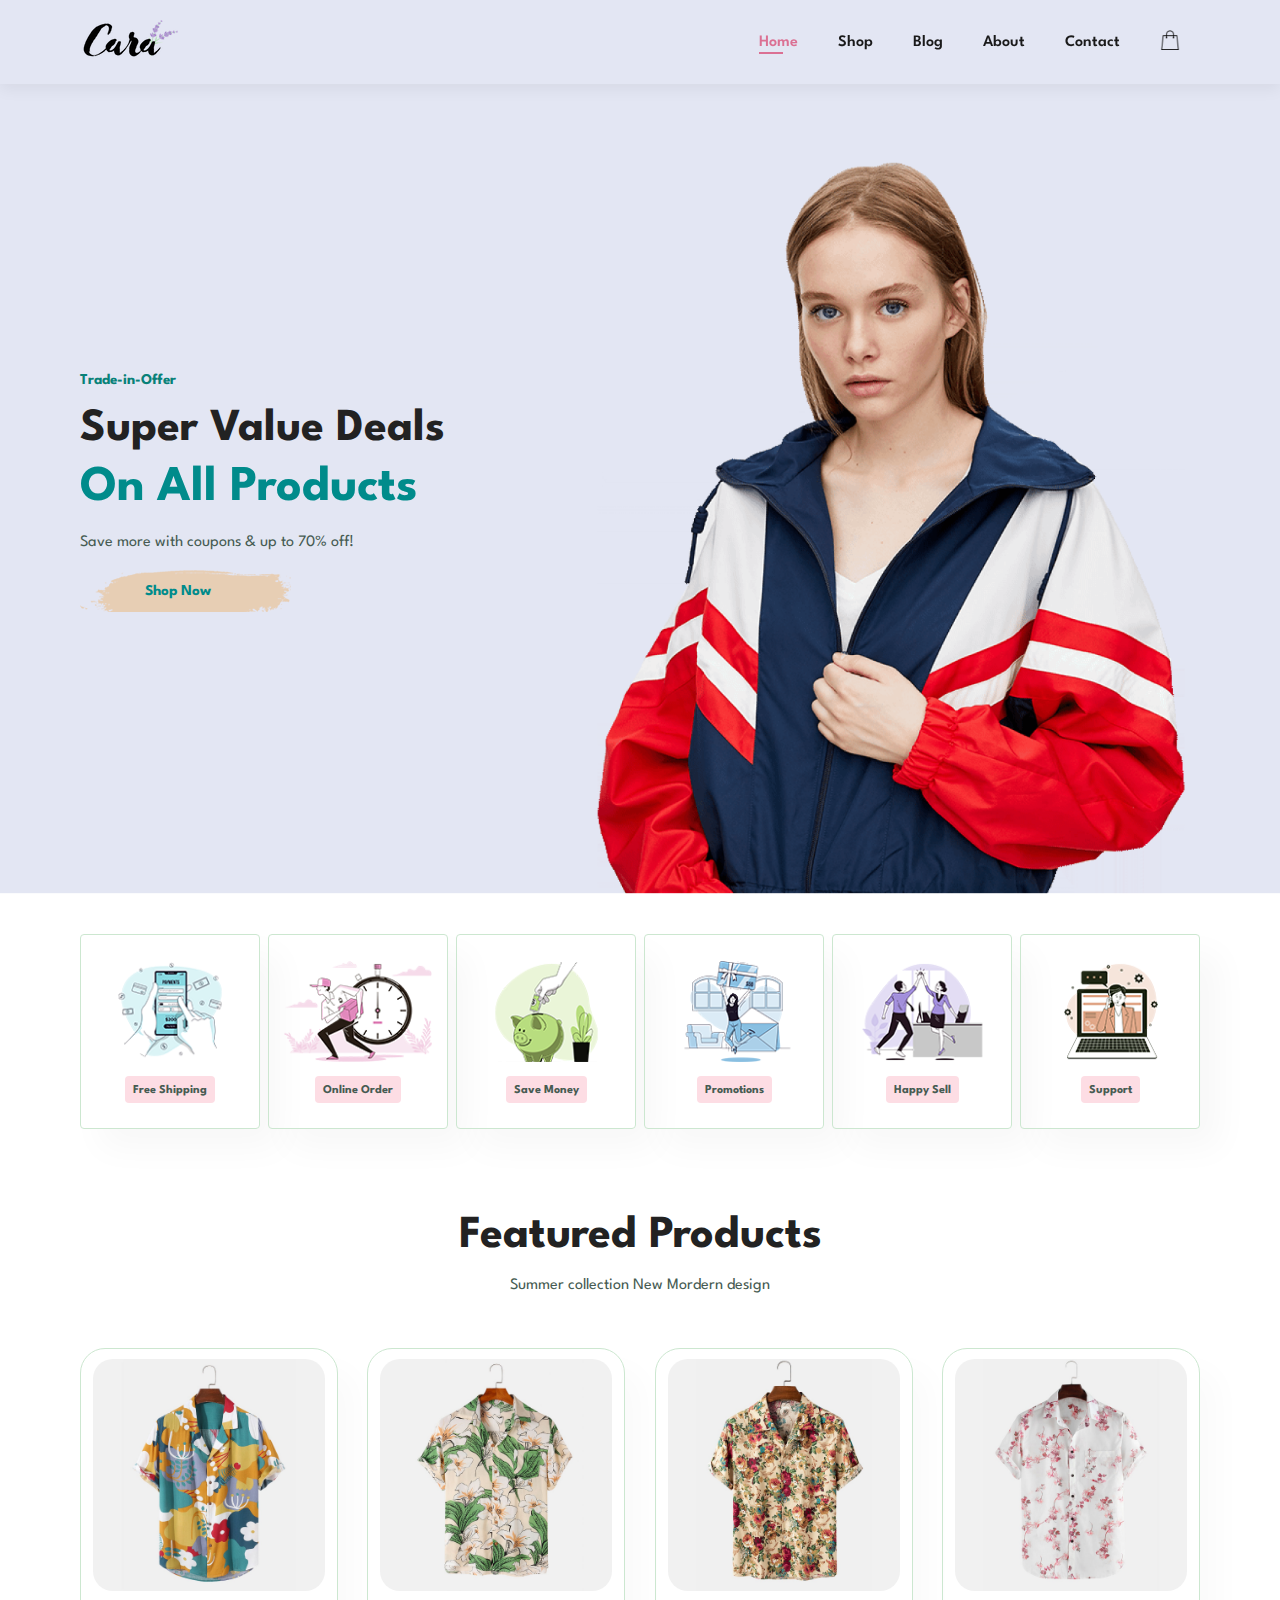
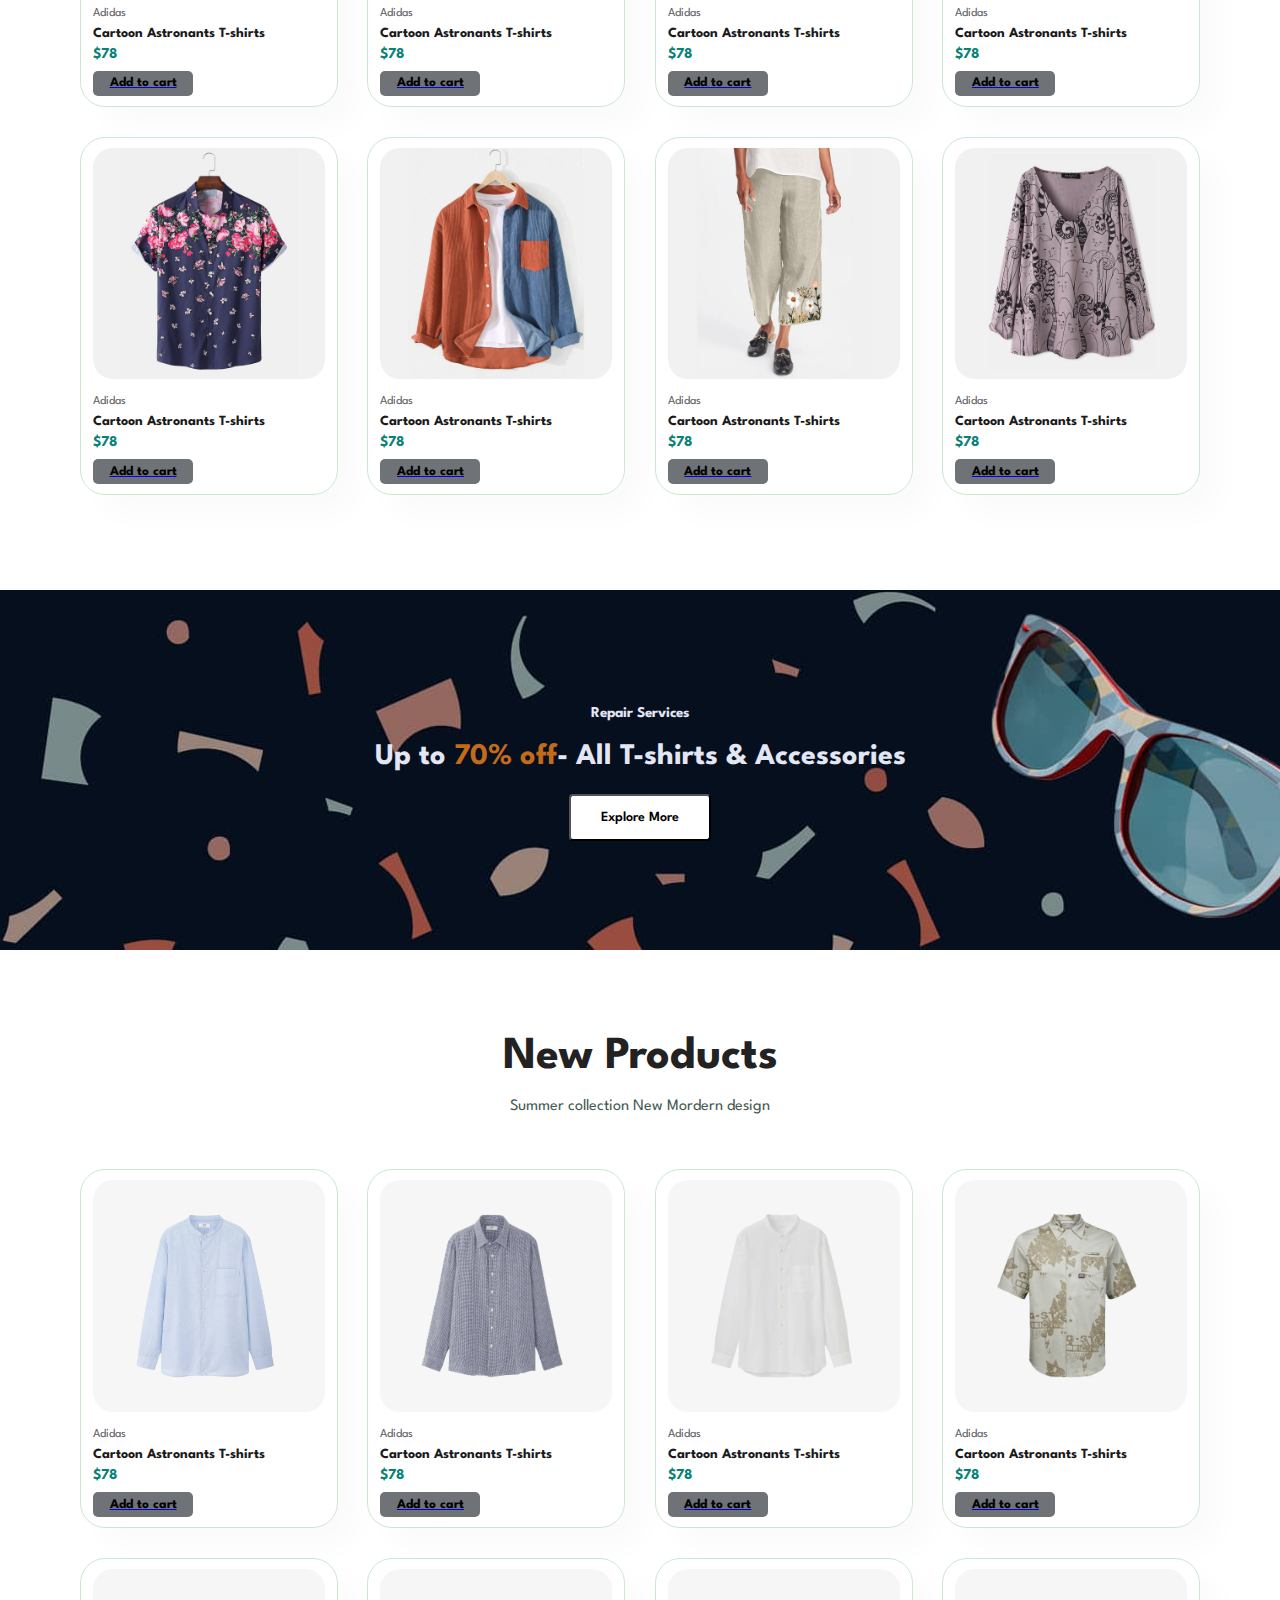
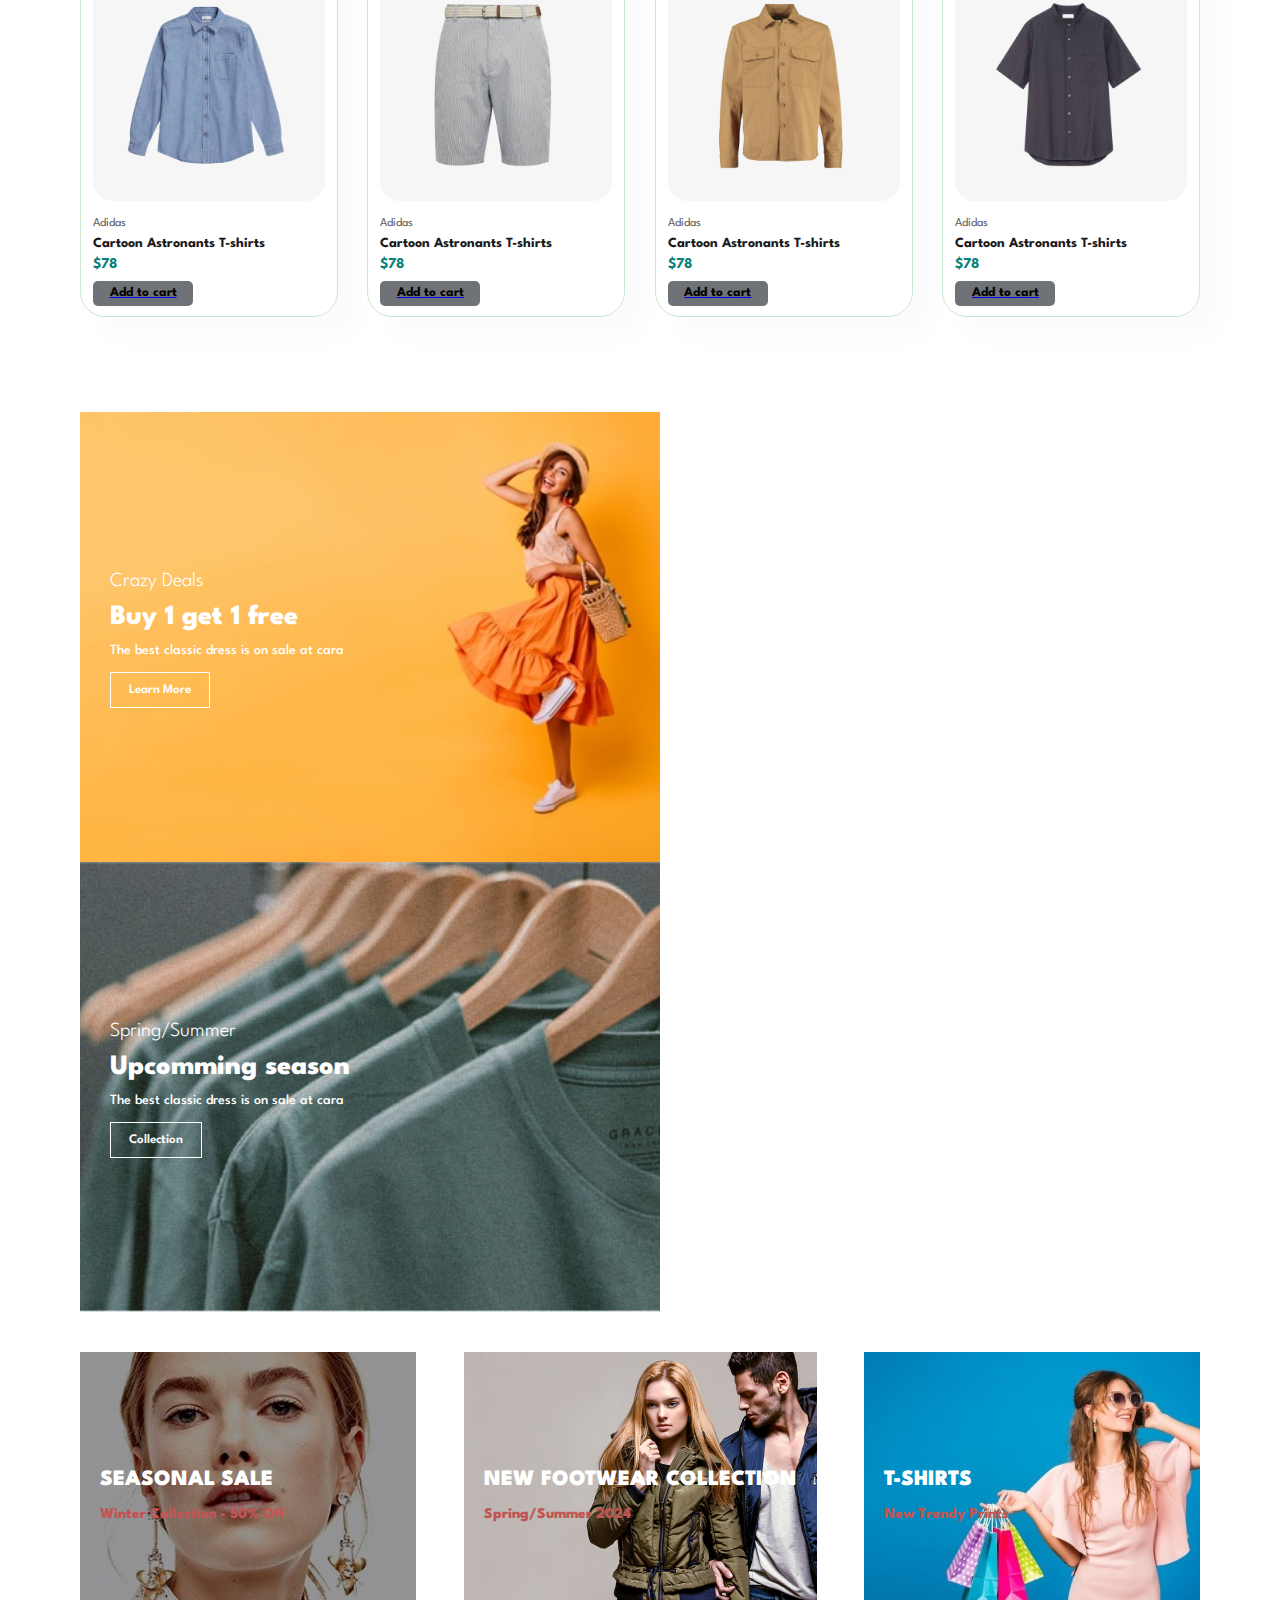
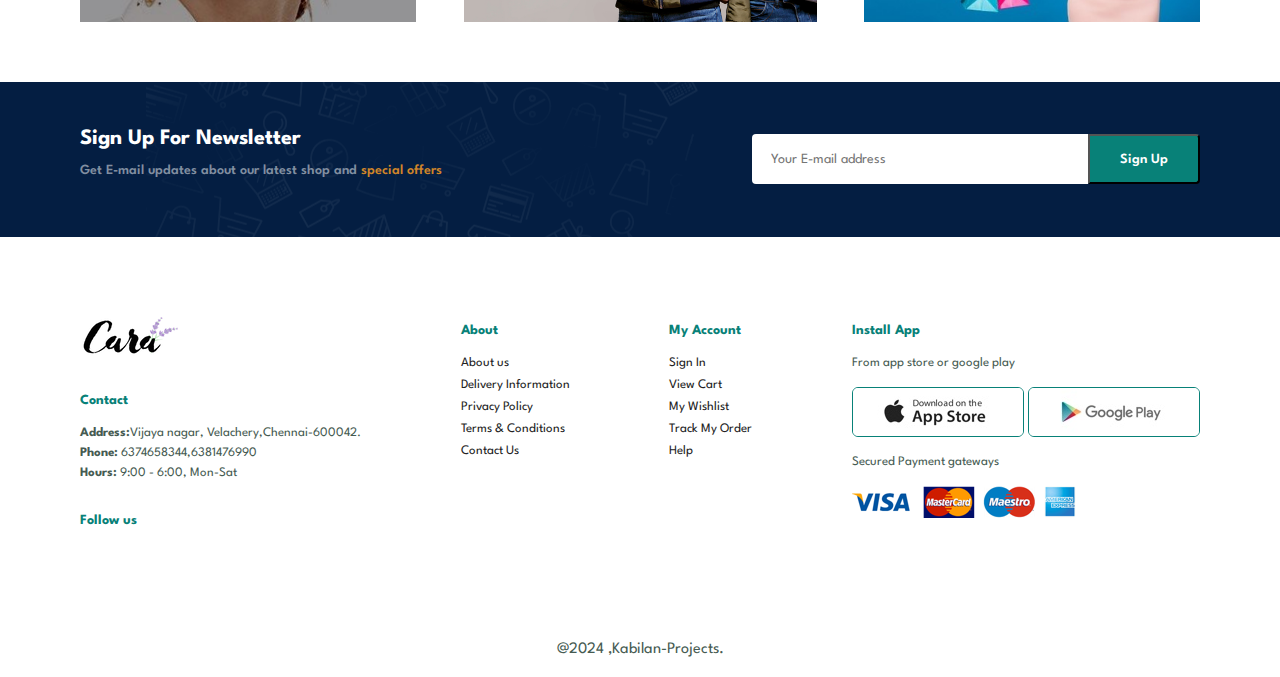
<file: index.html>
<!DOCTYPE html>
<html lang="en">
<head>
    <meta charset="UTF-8">
    <meta name="viewport" content="width=device-width, initial-scale=1.0">
    <title>Ecommerce web</title>
    <link rel="stylesheet" href="style.css">
    <link href="https://fonts.googleapis.com/icon?family=Material+Icons" rel="stylesheet">
</head>
<body>
    
    <section id="header">
        <a href="#"><img src="img/logo.png" class="logo" alt=""></a>

        <div>
            <ul id="navbar">
                <li><a class="active" href="index.html">Home</a></li>
                <li><a href="shop.html">Shop</a></li>
                <li><a href="blog.html">Blog</a></li>
                <li><a href="about.html">About</a></li>
                <li><a href="contact.html">Contact</a></li>
                <li id="lg-bag"><a href="cart.html"><img src="img/icon.png" class="icon" alt=""></a></li>
                <a href="#" id="close"><button class="far fa-times">*</button></a>
            </ul>
        </div>
        <div id="mobile">
            <a href=""><img src="img/icon.png" class="icon" alt=""></a>
            <button id="bar" class="fas fa-outdent">|||</button>
        </div>
    </section>

    <section id="hero">
        <h4>Trade-in-Offer</h4>
        <h2>Super Value Deals</h2>
        <h1>On All Products</h1>
        <p>Save more with coupons & up to 70% off! </p>
        <button>Shop Now</button>
    </section>

    <section id="feature" class="section-p1">
        <div class="fe-box">
            <img src="img/features/f1.png" alt="">
            <h6>Free Shipping</h6>
        </div>
        <div class="fe-box">
            <img src="img/features/f2.png" alt="">
            <h6>Online Order</h6>
        </div>
        <div class="fe-box">
            <img src="img/features/f3.png" alt="">
            <h6>Save Money</h6>
        </div>
        <div class="fe-box">
            <img src="img/features/f4.png" alt="">
            <h6>Promotions</h6>
        </div>
        <div class="fe-box">
            <img src="img/features/f5.png" alt="">
            <h6>Happy Sell</h6>
        </div>
        <div class="fe-box">
            <img src="img/features/f6.png" alt="">
            <h6>Support</h6>
        </div>
    </section>

    <section id="product1" class="section-p1">
        <h2>Featured Products</h2>
        <p>Summer collection New Mordern design</p>
        <div class="pro-container">
            <div class="pro">
                <img src="img/product/f1.jpg" alt="">
                <div class="des">
                    <span class="span">Adidas</span>
                    <h5>Cartoon Astronants T-shirts</h5>
                    <h4>$78</h4>
                </div>
                <a href="#"><button class="button">Add to cart</button></a>
            </div>

            <div class="pro">
                <img src="img/product/f2.jpg" alt="">
                <div class="des">
                    <span class="span">Adidas</span>
                    <h5>Cartoon Astronants T-shirts</h5>
                    <h4>$78</h4>
                </div>
                <a href="#"><button class="button">Add to cart</button></a>
            </div>

            <div class="pro">
                <img src="img/product/f3.jpg" alt="">
                <div class="des">
                    <span class="span">Adidas</span>
                    <h5>Cartoon Astronants T-shirts</h5>
                    <h4>$78</h4>
                </div>
                <a href="#"><button class="button">Add to cart</button></a>
            </div>

            <div class="pro">
                <img src="img/product/f4.jpg" alt="">
                <div class="des">
                    <span class="span">Adidas</span>
                    <h5>Cartoon Astronants T-shirts</h5>
                    <h4>$78</h4>
                </div>
                <a href="#"><button class="button">Add to cart</button></a>
            </div>

            <div class="pro">
                <img src="img/product/f5.jpg" alt="">
                <div class="des">
                    <span class="span">Adidas</span>
                    <h5>Cartoon Astronants T-shirts</h5>
                    <h4>$78</h4>
                </div>
                <a href="#"><button class="button">Add to cart</button></a>
            </div>

            <div class="pro">
                <img src="img/product/f6.jpg" alt="">
                <div class="des">
                    <span class="span">Adidas</span>
                    <h5>Cartoon Astronants T-shirts</h5>
                    <h4>$78</h4>
                </div>
                <a href="#"><button class="button">Add to cart</button></a>
            </div>

            <div class="pro">
                <img src="img/product/f7.jpg" alt="">
                <div class="des">
                    <span class="span">Adidas</span>
                    <h5>Cartoon Astronants T-shirts</h5>
                    <h4>$78</h4>
                </div>
                <a href="#"><button class="button">Add to cart</button></a>
            </div>

            <div class="pro">
                <img src="img/product/f8.jpg" alt="">
                <div class="des">
                    <span class="span">Adidas</span>
                    <h5>Cartoon Astronants T-shirts</h5>
                    <h4>$78</h4>
                </div>
                <a href="#"><button class="button">Add to cart</button></a>
            </div>
        </div>
    </section>

    <section id="banner" class="section-m1">
        <h4>Repair Services</h4>
        <h2>Up to <span>70% off</span>- All T-shirts & Accessories</h2>
        <button class="normal">Explore More</button>
    </section>

    <section id="product1" class="section-p1">
        <h2>New Products</h2>
        <p>Summer collection New Mordern design</p>
        <div class="pro-container">
            <div class="pro">
                <img src="img/product/n1.jpg" alt="">
                <div class="des">
                    <span class="span">Adidas</span>
                    <h5>Cartoon Astronants T-shirts</h5>
                    <h4>$78</h4>
                </div>
                <a href="#"><button class="button">Add to cart</button></a>
            </div>

            <div class="pro">
                <img src="img/product/n2.jpg" alt="">
                <div class="des">
                    <span class="span">Adidas</span>
                    <h5>Cartoon Astronants T-shirts</h5>
                    <h4>$78</h4>
                </div>
                <a href="#"><button class="button">Add to cart</button></a>
            </div>

            <div class="pro">
                <img src="img/product/n3.jpg" alt="">
                <div class="des">
                    <span class="span">Adidas</span>
                    <h5>Cartoon Astronants T-shirts</h5>
                    <h4>$78</h4>
                </div>
                <a href="#"><button class="button">Add to cart</button></a>
            </div>

            <div class="pro">
                <img src="img/product/n4.jpg" alt="">
                <div class="des">
                    <span class="span">Adidas</span>
                    <h5>Cartoon Astronants T-shirts</h5>
                    <h4>$78</h4>
                </div>
                <a href="#"><button class="button">Add to cart</button></a>
            </div>

            <div class="pro">
                <img src="img/product/n5.jpg" alt="">
                <div class="des">
                    <span class="span">Adidas</span>
                    <h5>Cartoon Astronants T-shirts</h5>
                    <h4>$78</h4>
                </div>
                <a href="#"><button class="button">Add to cart</button></a>
            </div>

            <div class="pro">
                <img src="img/product/n6.jpg" alt="">
                <div class="des">
                    <span class="span">Adidas</span>
                    <h5>Cartoon Astronants T-shirts</h5>
                    <h4>$78</h4>
                </div>
                <a href="#"><button class="button">Add to cart</button></a>
            </div>

            <div class="pro">
                <img src="img/product/n7.jpg" alt="">
                <div class="des">
                    <span class="span">Adidas</span>
                    <h5>Cartoon Astronants T-shirts</h5>
                    <h4>$78</h4>
                </div>
                <a href="#"><button class="button">Add to cart</button></a>
            </div>

            <div class="pro">
                <img src="img/product/n8.jpg" alt="">
                <div class="des">
                    <span class="span">Adidas</span>
                    <h5>Cartoon Astronants T-shirts</h5>
                    <h4>$78</h4>
                </div>
                <a href="#"><button class="button">Add to cart</button></a>
            </div>
        </div>
    </section>

    <section id="sm-banner" class="section-p1">
        <div class="banner-box">
            <h4>Crazy Deals</h4>
            <h2>Buy 1 get 1 free</h2>
            <span>The best classic dress is on sale at cara</span>
            <button class="white">Learn More</button>
        </div>
        <div class="banner-box banner-box2">
            <h4>Spring/Summer</h4>
            <h2>Upcomming season</h2>
            <span>The best classic dress is on sale at cara</span>
            <button class="white">Collection</button>
        </div>
    </section>

    <section id="banner3">
        <div class="banner-box">
            <h2>SEASONAL SALE</h2>
            <h3>Winter Collection - 50% Off</h3>
        </div>
        <div class="banner-box banner-box2">
            <h2>NEW FOOTWEAR COLLECTION</h2>
            <h3>Spring/Summer 2024</h3>
        </div>
        <div class="banner-box banner-box3">
            <h2>T-SHIRTS</h2>
            <h3>New Trendy Prints</h3>
        </div>
    </section>

    <section id="newsletter" class="section-p1 section-m1">
        <div class="newstext">
            <h4>Sign Up For Newsletter</h4>
            <p>Get E-mail updates about our latest shop and <span>special offers</span></p>
        </div>
        <div class="form">
            <input type="text" placeholder="Your E-mail address">
            <button class="normal">Sign Up</button>
        </div>
    </section>

    <footer class="section-p1">
        <div class="col">
            <img class="logo" src="img/logo.png" alt="">
            <h4>Contact</h4>
            <p><strong>Address:</strong>Vijaya nagar, Velachery,Chennai-600042.</p>
            <p><strong>Phone: </strong>6374658344,6381476990</p>
            <p><strong>Hours: </strong> 9:00 - 6:00, Mon-Sat</p>
            <div class="follow">
                <h4>Follow us</h4>
                <div class="icon">

                </div>
            </div>
        </div>

        <div class="col">
            <h4>About</h4>
            <a href="#">About us</a>
            <a href="#">Delivery Information</a>
            <a href="#">Privacy Policy</a>
            <a href="#">Terms & Conditions</a>
            <a href="#">Contact Us</a>
        </div>

        <div class="col">
            <h4>My Account</h4>
            <a href="#">Sign In</a>
            <a href="#">View Cart</a>
            <a href="#">My Wishlist</a>
            <a href="#">Track My Order</a>
            <a href="#">Help</a>
        </div>

        <div class="col install">
            <h4>Install App</h4>
            <p>From app store or google play</p>
            <div class="row">
                <img src="img/pay/app.jpg" alt="">
                <img src="img/pay/play.jpg" alt="">
            </div>
            <p>Secured Payment gateways</p>
            <img src="img/pay/pay.png" alt="">
        </div>
    </footer>
    <p class="copyright">@2024 ,Kabilan-Projects.</p>
    

    
    <script src="script.js"></script>
</body>
</html>
</file>
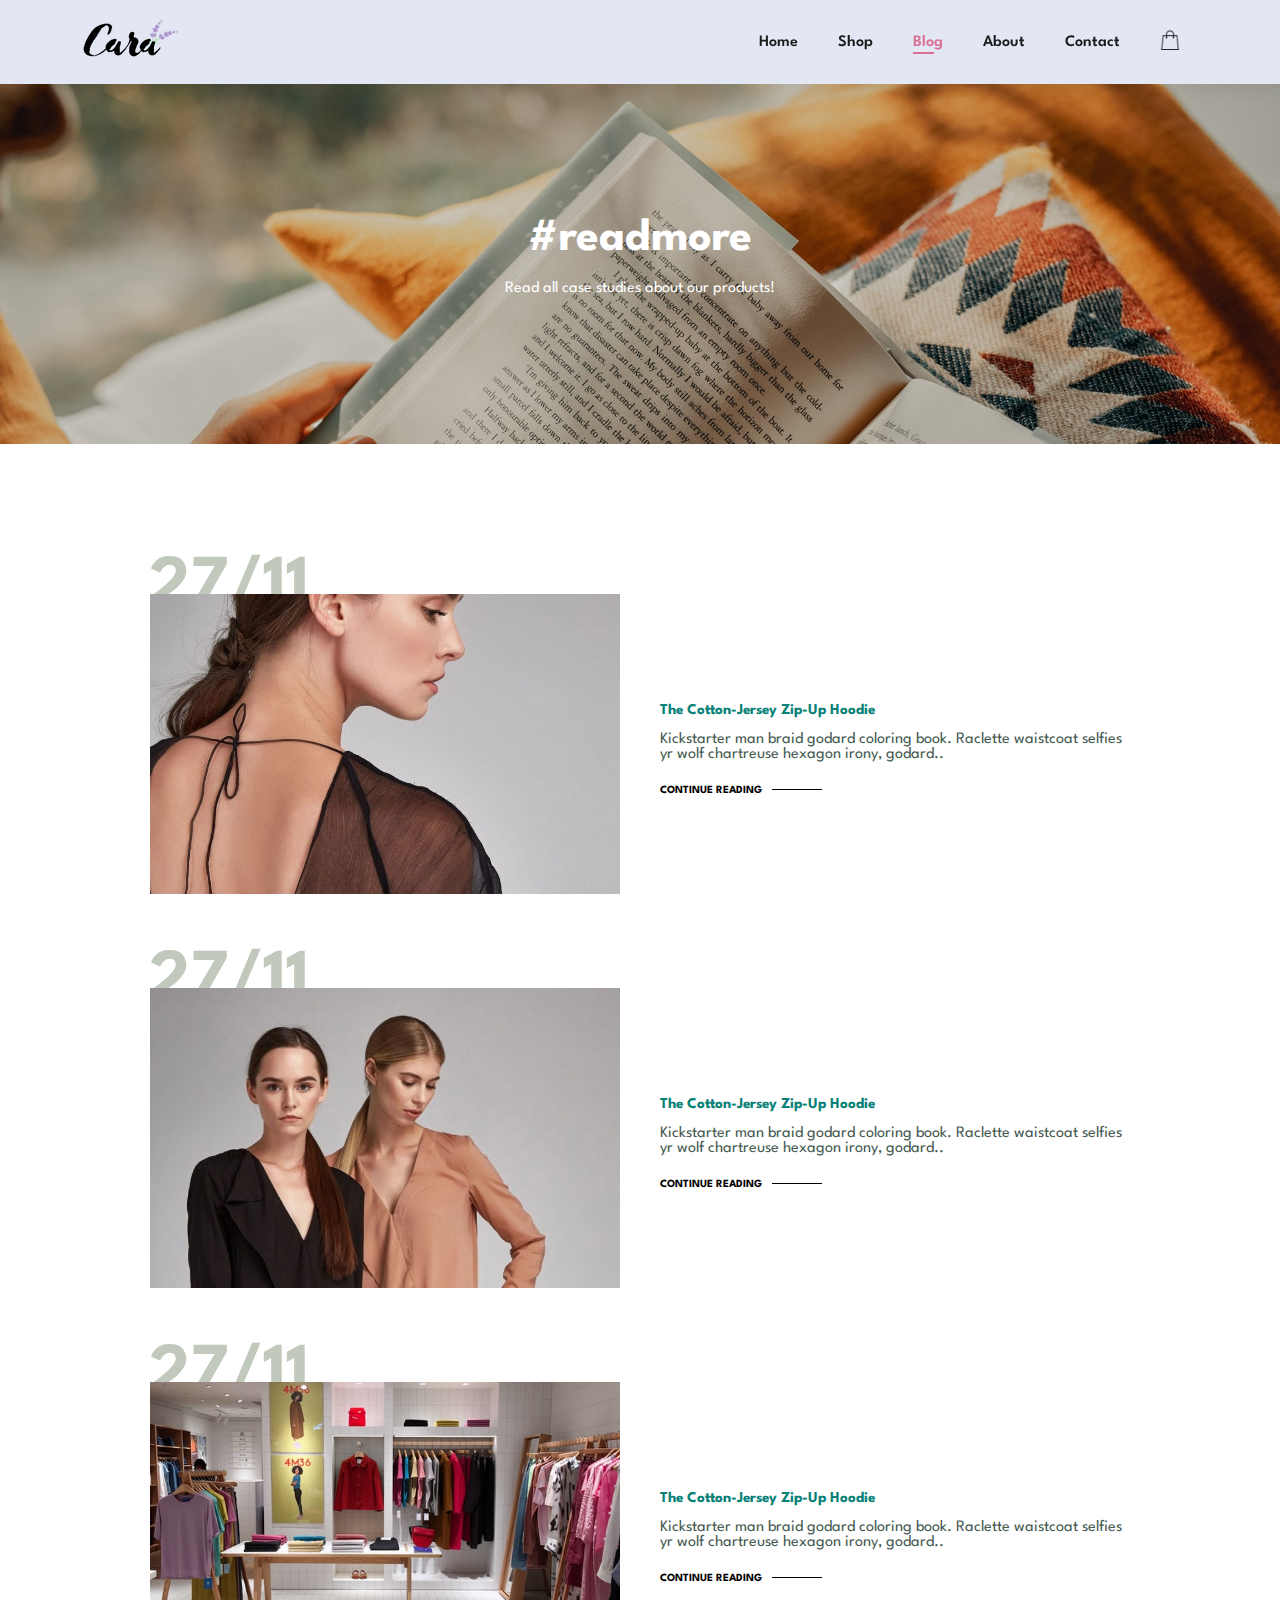
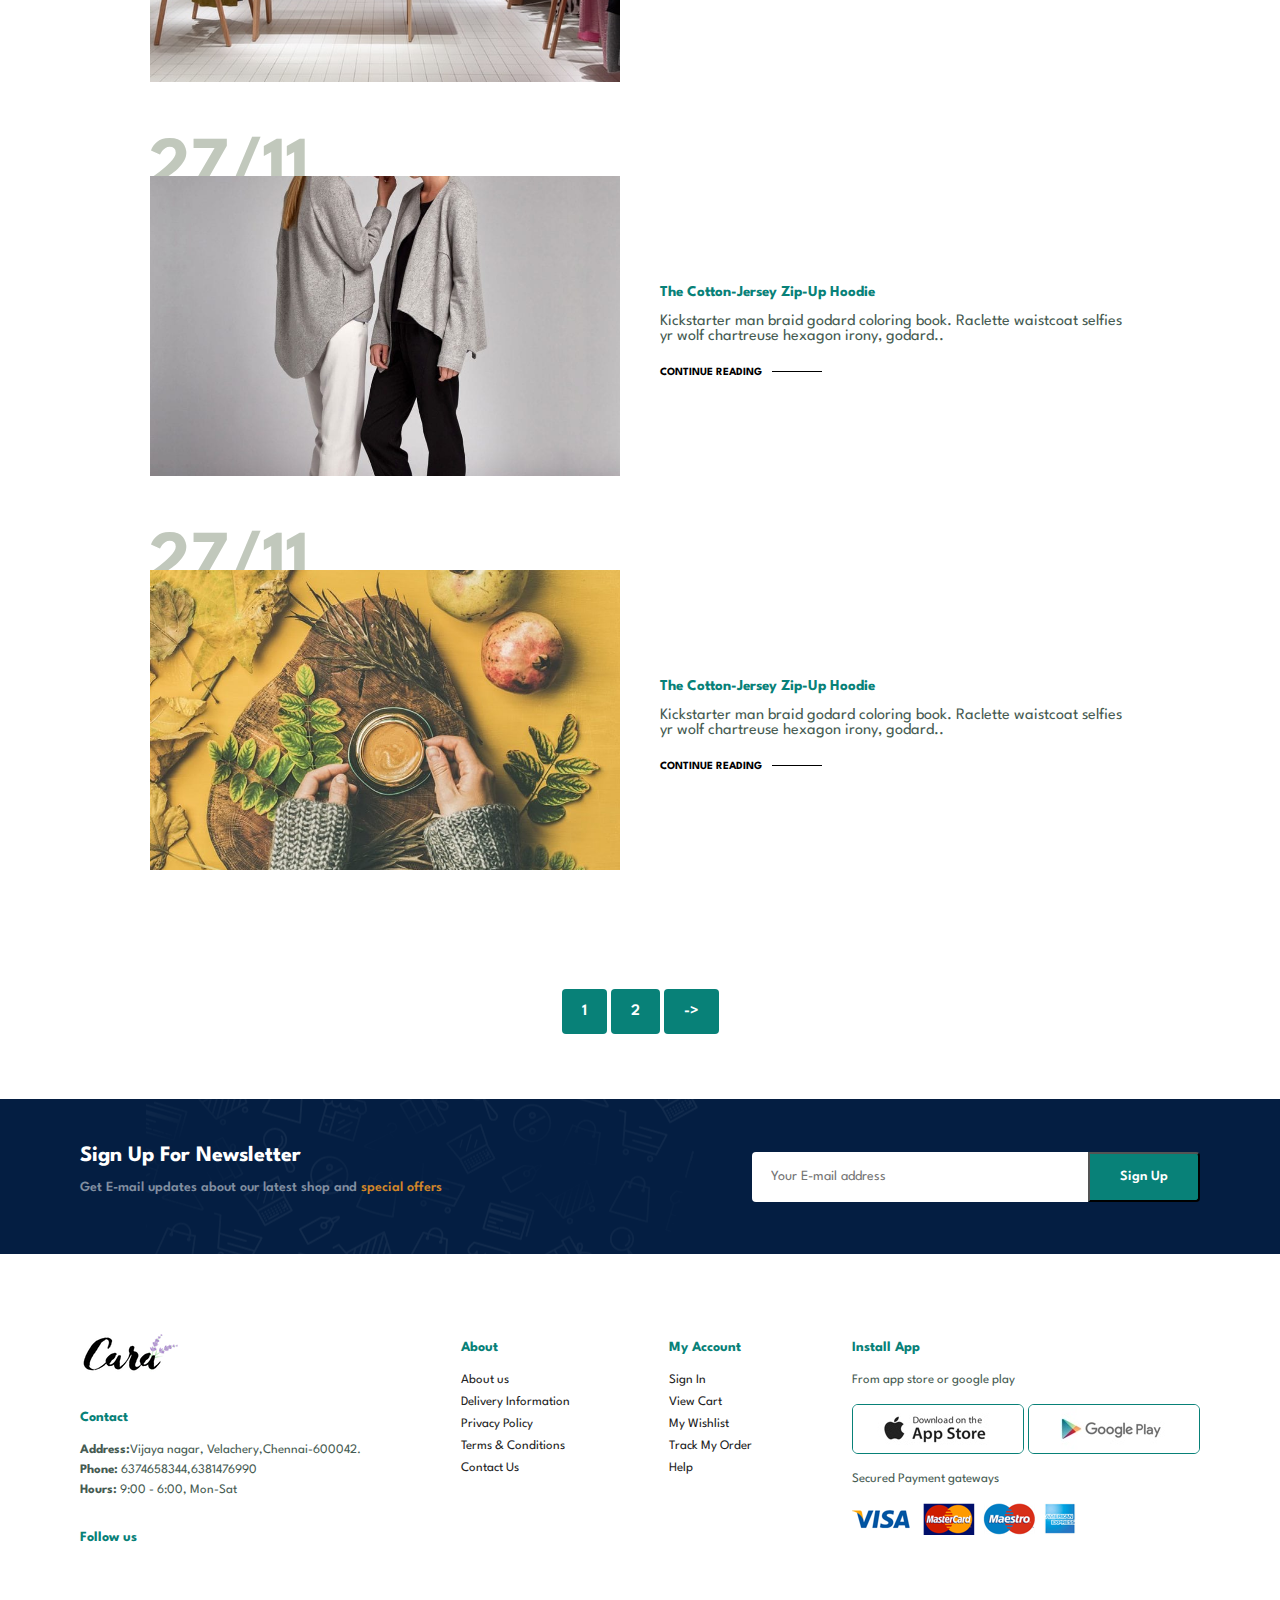
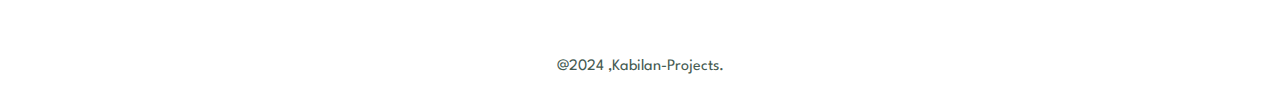
<file: blog.html>
<!DOCTYPE html>
<html lang="en">
<head>
    <meta charset="UTF-8">
    <meta name="viewport" content="width=device-width, initial-scale=1.0">
    <title>Ecommerce web</title>
    <link rel="stylesheet" href="style.css">
</head>
<body>
    
    <section id="header">
        <a href="#"><img src="img/logo.png" class="logo" alt=""></a>

        <div>
            <ul id="navbar">
                <li><a href="index.html">Home</a></li>
                <li><a href="shop.html">Shop</a></li>
                <li><a class="active" href="blog.html">Blog</a></li>
                <li><a href="about.html">About</a></li>
                <li><a href="contact.html">Contact</a></li>
                <li id="lg-bag"><a href="cart.html"><img src="img/icon.png" class="icon" alt=""></a></li>
                <a href="#" id="close"><button class="far fa-times">*</button></a>
            </ul>
        </div>
        <div id="mobile">
            <a href=""><img src="img/icon.png" class="icon" alt=""></a>
            <button id="bar" class="fas fa-outdent">|||</button>
        </div>
    </section>

    <section id="pages-header" class="blog-header">
        
        <h2>#readmore</h2>
        
        <p>Read all case studies about our products!</p>
        
    </section>

    <section id="blog">
        <div class="blog-box">
            <div class="blog-img">
                <img src="img/blog/b1.jpg" alt="">
            </div>
            <div class="blog-details">
                <h4>The Cotton-Jersey Zip-Up Hoodie</h4>
                <p>Kickstarter man braid godard coloring book. Raclette waistcoat selfies yr wolf chartreuse hexagon irony, godard..</p>
                <a href="#">CONTINUE READING</a>
            </div>
            <h1>27/11</h1>
        </div>
        <div class="blog-box">
            <div class="blog-img">
                <img src="img/blog/b2.jpg" alt="">
            </div>
            <div class="blog-details">
                <h4>The Cotton-Jersey Zip-Up Hoodie</h4>
                <p>Kickstarter man braid godard coloring book. Raclette waistcoat selfies yr wolf chartreuse hexagon irony, godard..</p>
                <a href="#">CONTINUE READING</a>
            </div>
            <h1>27/11</h1>
        </div>
        <div class="blog-box">
            <div class="blog-img">
                <img src="img/blog/b3.jpg" alt="">
            </div>
            <div class="blog-details">
                <h4>The Cotton-Jersey Zip-Up Hoodie</h4>
                <p>Kickstarter man braid godard coloring book. Raclette waistcoat selfies yr wolf chartreuse hexagon irony, godard..</p>
                <a href="#">CONTINUE READING</a>
            </div>
            <h1>27/11</h1>
        </div>
        <div class="blog-box">
            <div class="blog-img">
                <img src="img/blog/b4.jpg" alt="">
            </div>
            <div class="blog-details">
                <h4>The Cotton-Jersey Zip-Up Hoodie</h4>
                <p>Kickstarter man braid godard coloring book. Raclette waistcoat selfies yr wolf chartreuse hexagon irony, godard..</p>
                <a href="#">CONTINUE READING</a>
            </div>
            <h1>27/11</h1>
        </div>
        <div class="blog-box">
            <div class="blog-img">
                <img src="img/blog/b6.jpg" alt="">
            </div>
            <div class="blog-details">
                <h4>The Cotton-Jersey Zip-Up Hoodie</h4>
                <p>Kickstarter man braid godard coloring book. Raclette waistcoat selfies yr wolf chartreuse hexagon irony, godard..</p>
                <a href="#">CONTINUE READING</a>
            </div>
            <h1>27/11</h1>
        </div>
    </section>

    <section id="pagination" class="section-p1">
        <a href="#">1</a>
        <a href="#">2</a>
        <a href="#">-></a>
    </section>

    <section id="newsletter" class="section-p1 section-m1">
        <div class="newstext">
            <h4>Sign Up For Newsletter</h4>
            <p>Get E-mail updates about our latest shop and <span>special offers</span></p>
        </div>
        <div class="form">
            <input type="text" placeholder="Your E-mail address">
            <button class="normal">Sign Up</button>
        </div>
    </section>

    <footer class="section-p1">
        <div class="col">
            <img class="logo" src="img/logo.png" alt="">
            <h4>Contact</h4>
            <p><strong>Address:</strong>Vijaya nagar, Velachery,Chennai-600042.</p>
            <p><strong>Phone: </strong>6374658344,6381476990</p>
            <p><strong>Hours: </strong> 9:00 - 6:00, Mon-Sat</p>
            <div class="follow">
                <h4>Follow us</h4>
                <div class="icon">

                </div>
            </div>
        </div>

        <div class="col">
            <h4>About</h4>
            <a href="#">About us</a>
            <a href="#">Delivery Information</a>
            <a href="#">Privacy Policy</a>
            <a href="#">Terms & Conditions</a>
            <a href="#">Contact Us</a>
        </div>

        <div class="col">
            <h4>My Account</h4>
            <a href="#">Sign In</a>
            <a href="#">View Cart</a>
            <a href="#">My Wishlist</a>
            <a href="#">Track My Order</a>
            <a href="#">Help</a>
        </div>

        <div class="col install">
            <h4>Install App</h4>
            <p>From app store or google play</p>
            <div class="row">
                <img src="img/pay/app.jpg" alt="">
                <img src="img/pay/play.jpg" alt="">
            </div>
            <p>Secured Payment gateways</p>
            <img src="img/pay/pay.png" alt="">
        </div>
    </footer>
    <p class="copyright">@2024 ,Kabilan-Projects.</p>
    

    
    <script src="script.js"></script>
</body>
</html>
</file>
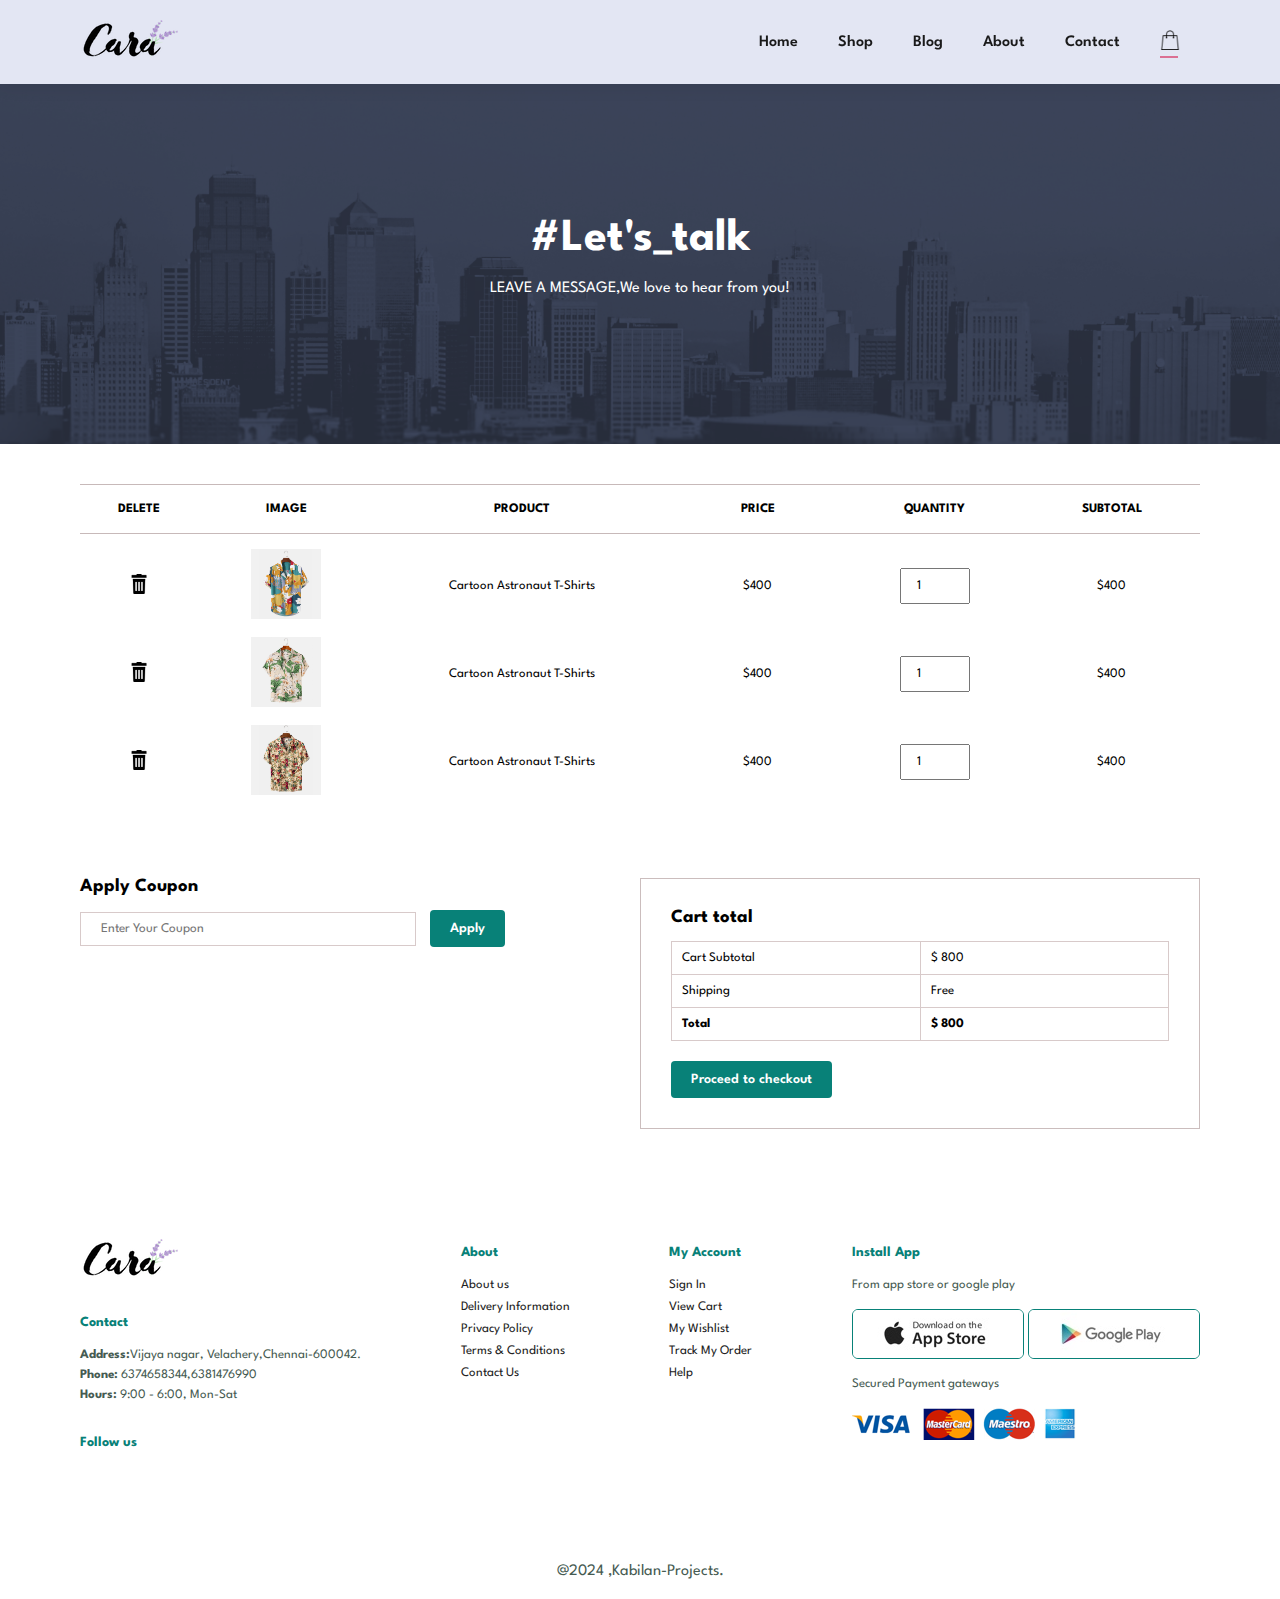
<file: cart.html>
<!DOCTYPE html>
<html lang="en">
<head>
    <meta charset="UTF-8">
    <meta name="viewport" content="width=device-width, initial-scale=1.0">
    <title>Ecommerce web</title>
    <link rel="stylesheet" href="style.css">
    <link href='https://unpkg.com/boxicons@2.1.4/css/boxicons.min.css' rel='stylesheet'>
</head>
<body>
    
    <section id="header">
        <a href="#"><img src="img/logo.png" class="logo" alt=""></a>

        <div>
            <ul id="navbar">
                <li><a href="index.html">Home</a></li>
                <li><a href="shop.html">Shop</a></li>
                <li><a href="blog.html">Blog</a></li>
                <li><a href="about.html">About</a></li>
                <li><a href="contact.html">Contact</a></li>
                <li id="lg-bag"><a class="active"  href="cart.html"><img src="img/icon.png" class="icon" alt=""></a></li>
                <a href="#" id="close"><button class="far fa-times">*</button></a>
            </ul>
        </div>
        <div id="mobile">
            <a href=""><img src="img/icon.png" class="icon" alt=""></a>
            <button id="bar" class="fas fa-outdent">|||</button>
        </div>
    </section>

    <section id="pager-header" class="about-header">
        
        <h2>#Let's_talk</h2>
        
        <p>LEAVE A MESSAGE,We love to hear from you!</p>
        
    </section>

    <section id="cart" class="section-p1">
        <table width="100%">
            <thead>
                <tr>
                    <td>Delete</td>
                    <td>Image</td>
                    <td>Product</td>
                    <td>Price</td>
                    <td>Quantity</td>
                    <td>Subtotal</td>
                </tr>
            </thead>
            <tbody>
                <tr>
                    <td><a href=""><img src="img/icons/rubbish-bin.png" alt="" class="i"></a></td>
                    <td><img src="img/product/f1.jpg" alt="" class="simg"></td>
                    <td>Cartoon Astronaut T-Shirts</td>
                    <td>$400</td>
                    <td><input type="number" value="1"></td>
                    <td>$400</td>
                </tr>
                <tr>
                    <td><a href=""><img src="img/icons/rubbish-bin.png" alt="" class="i"></a></td>
                    <td><img src="img/product/f2.jpg" alt="" class="simg"></td>
                    <td>Cartoon Astronaut T-Shirts</td>
                    <td>$400</td>
                    <td><input type="number" value="1"></td>
                    <td>$400</td>
                </tr>
                <tr>
                    <td><a href=""><img src="img/icons/rubbish-bin.png" alt="" class="i"></a></td>
                    <td><img src="img/product/f3.jpg" alt="" class="simg"></td>
                    <td>Cartoon Astronaut T-Shirts</td>
                    <td>$400</td>
                    <td><input type="number" value="1"></td>
                    <td>$400</td>
                </tr>
            </tbody>
        </table>
    </section>

    <section id="cart-add" class="section-p1">
        <div id="coupon">
            <h3>Apply Coupon</h3>
            <div>
                <input type="text" placeholder="Enter Your Coupon">
                <button class="normal">Apply</button>
            </div>
        </div>
        <div id="subtotal">
            <h3>Cart total</h3>
            <table>
                <tr>
                    <td>Cart Subtotal</td>
                    <td>$ 800</td>
                </tr>
                <tr>
                    <td>Shipping</td>
                    <td>Free</td>
                </tr>
                <tr>
                    <td><strong>Total</strong></td>
                    <td><strong>$ 800</strong></td>
                </tr>
            </table>
            <button class="normal">Proceed to checkout</button>
        </div>
    </section>

    <footer class="section-p1">
        <div class="col">
            <img class="logo" src="img/logo.png" alt="">
            <h4>Contact</h4>
            <p><strong>Address:</strong>Vijaya nagar, Velachery,Chennai-600042.</p>
            <p><strong>Phone: </strong>6374658344,6381476990</p>
            <p><strong>Hours: </strong> 9:00 - 6:00, Mon-Sat</p>
            <div class="follow">
                <h4>Follow us</h4>
                <div class="icon">

                </div>
            </div>
        </div>

        <div class="col">
            <h4>About</h4>
            <a href="#">About us</a>
            <a href="#">Delivery Information</a>
            <a href="#">Privacy Policy</a>
            <a href="#">Terms & Conditions</a>
            <a href="#">Contact Us</a>
        </div>

        <div class="col">
            <h4>My Account</h4>
            <a href="#">Sign In</a>
            <a href="#">View Cart</a>
            <a href="#">My Wishlist</a>
            <a href="#">Track My Order</a>
            <a href="#">Help</a>
        </div>

        <div class="col install">
            <h4>Install App</h4>
            <p>From app store or google play</p>
            <div class="row">
                <img src="img/pay/app.jpg" alt="">
                <img src="img/pay/play.jpg" alt="">
            </div>
            <p>Secured Payment gateways</p>
            <img src="img/pay/pay.png" alt="">
        </div>
    </footer>
    <p class="copyright">@2024 ,Kabilan-Projects.</p>
    

    
    <script src="script.js"></script>
</body>
</html>
</file>
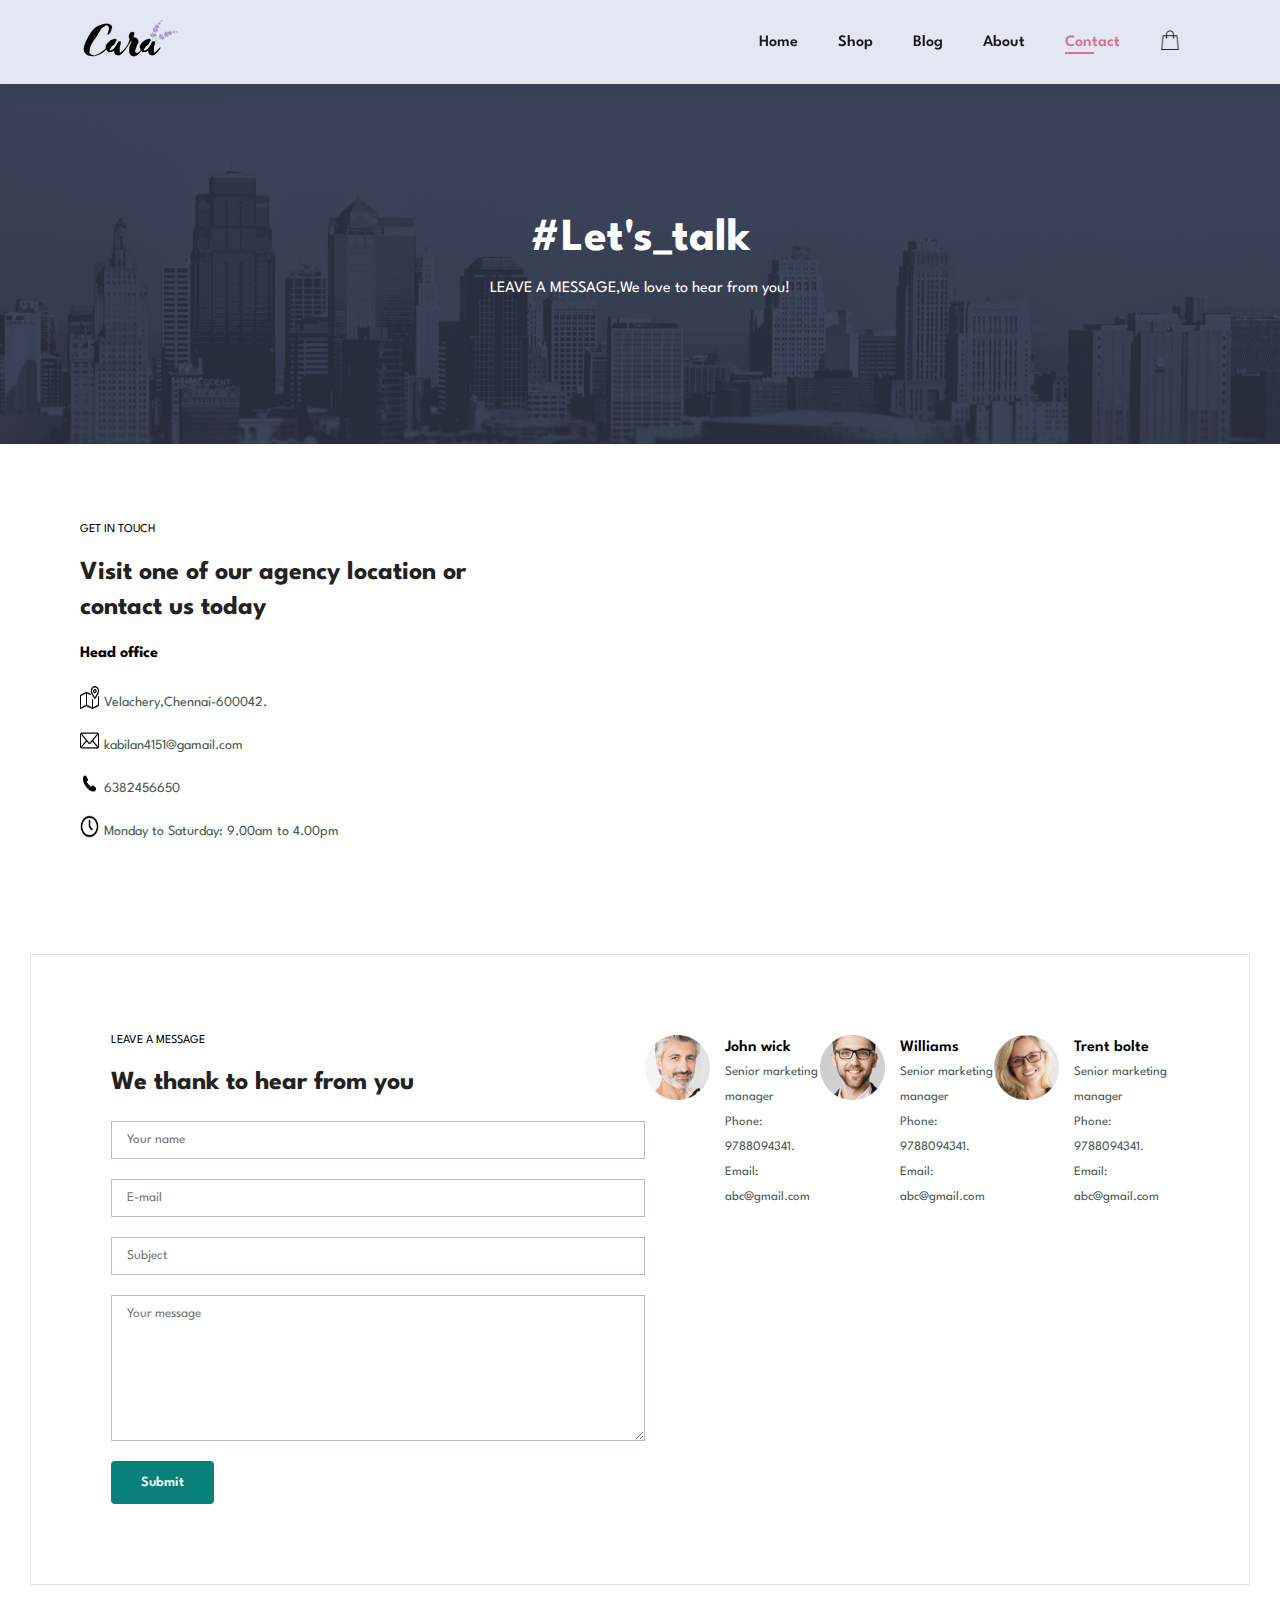
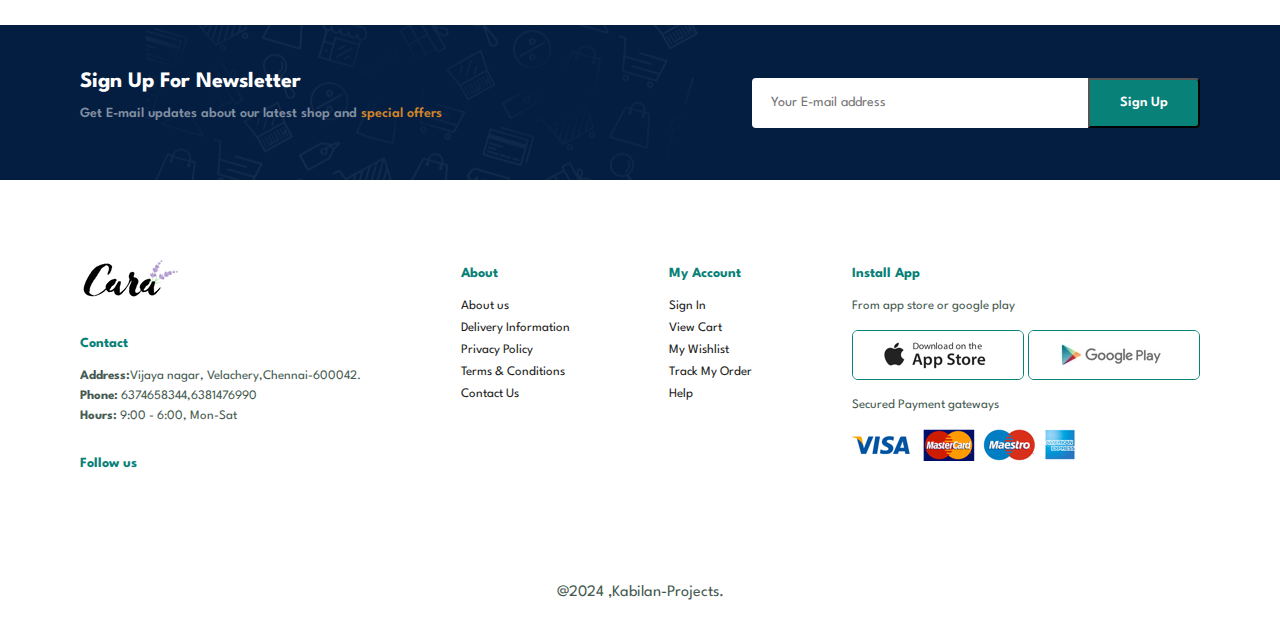
<file: contact.html>
<!DOCTYPE html>
<html lang="en">
<head>
    <meta charset="UTF-8">
    <meta name="viewport" content="width=device-width, initial-scale=1.0">
    <title>Ecommerce web</title>
    <link rel="stylesheet" href="style.css">
</head>
<body>
    
    <section id="header">
        <a href="#"><img src="img/logo.png" class="logo" alt=""></a>

        <div>
            <ul id="navbar">
                <li><a href="index.html">Home</a></li>
                <li><a href="shop.html">Shop</a></li>
                <li><a href="blog.html">Blog</a></li>
                <li><a href="about.html">About</a></li>
                <li><a class="active" href="contact.html">Contact</a></li>
                <li id="lg-bag"><a href="cart.html"><img src="img/icon.png" class="icon" alt=""></a></li>
                <a href="#" id="close"><button class="far fa-times">*</button></a>
            </ul>
        </div>
        <div id="mobile">
            <a href=""><img src="img/icon.png" class="icon" alt=""></a>
            <button id="bar" class="fas fa-outdent">|||</button>
        </div>
    </section>

    <section id="pager-header" class="about-header">
        
        <h2>#Let's_talk</h2>
        
        <p>LEAVE A MESSAGE,We love to hear from you!</p>
        
    </section>

    <section id="contact-details" class="section-p1">
        <div class="details">
            <span>GET IN TOUCH</span>
            <h2>Visit one of our agency location or contact us today</h2>
            <h3>Head office</h3>
            <div class="icoo">
                <li>
                    <img src="img/icons/map.png" alt="">
                    <p>Velachery,Chennai-600042.</p>
                </li>
                <li>
                    <img src="img/icons/email.png" alt="">
                    <p>kabilan4151@gamail.com</p>
                </li>
                <li>
                    <img src="img/icons/phone.png" alt="">
                    <p>6382456650</p>
                </li>
                <li>
                    <img src="img/icons/clock.png" alt="">
                    <p>Monday to Saturday: 9.00am to 4.00pm</p>
                </li>
                
            </div>
        </div>

        <div class="map">
            <iframe src="https://www.google.com/maps/embed?pb=!1m18!1m12!1m3!1d32592.948088341225!2d80.19947652965945!3d12.978776569754759!2m3!1f0!2f0!3f0!3m2!1i1024!2i768!4f13.1!3m3!1m2!1s0x3a525d9ff2065a3b%3A0x66435015604038cc!2sVelachery%2C%20Chennai%2C%20Tamil%20Nadu!5e0!3m2!1sen!2sin!4v1732701552457!5m2!1sen!2sin" width="600" height="450" style="border:0;" allowfullscreen="" loading="lazy" referrerpolicy="no-referrer-when-downgrade"></iframe>

        </div>
    </section>

    <section id="form-details">
        <form action="">
            <span>LEAVE A MESSAGE</span>
            <h2>We thank to hear from you</h2>
            <input type="text" placeholder="Your name">
            <input type="text" placeholder="E-mail">
            <input type="text" placeholder="Subject">
            <textarea name="" id="" cols="30" rows="10" placeholder="Your message"></textarea>
            <button class="normal">Submit</button>
        </form>

        <div class="people">
            <div>
                <img src="img/people/1.png" alt="">
                <p><span>John wick</span>Senior marketing manager <br>Phone: 9788094341.<br> Email: abc@gmail.com</p>
            </div>
        </div>
        <div class="people">
            <div>
                <img src="img/people/2.png" alt="">
                <p><span>Williams</span>Senior marketing manager <br>Phone: 9788094341.<br> Email: abc@gmail.com</p>
            </div>
        </div>
        <div class="people">
            <div>
                <img src="img/people/3.png" alt="">
                <p><span>Trent bolte</span>Senior marketing manager <br>Phone: 9788094341.<br> Email: abc@gmail.com</p>
            </div>
        </div>
    </section>

    <section id="newsletter" class="section-p1 section-m1">
        <div class="newstext">
            <h4>Sign Up For Newsletter</h4>
            <p>Get E-mail updates about our latest shop and <span>special offers</span></p>
        </div>
        <div class="form">
            <input type="text" placeholder="Your E-mail address">
            <button class="normal">Sign Up</button>
        </div>
    </section>

    <footer class="section-p1">
        <div class="col">
            <img class="logo" src="img/logo.png" alt="">
            <h4>Contact</h4>
            <p><strong>Address:</strong>Vijaya nagar, Velachery,Chennai-600042.</p>
            <p><strong>Phone: </strong>6374658344,6381476990</p>
            <p><strong>Hours: </strong> 9:00 - 6:00, Mon-Sat</p>
            <div class="follow">
                <h4>Follow us</h4>
                <div class="icon">

                </div>
            </div>
        </div>

        <div class="col">
            <h4>About</h4>
            <a href="#">About us</a>
            <a href="#">Delivery Information</a>
            <a href="#">Privacy Policy</a>
            <a href="#">Terms & Conditions</a>
            <a href="#">Contact Us</a>
        </div>

        <div class="col">
            <h4>My Account</h4>
            <a href="#">Sign In</a>
            <a href="#">View Cart</a>
            <a href="#">My Wishlist</a>
            <a href="#">Track My Order</a>
            <a href="#">Help</a>
        </div>

        <div class="col install">
            <h4>Install App</h4>
            <p>From app store or google play</p>
            <div class="row">
                <img src="img/pay/app.jpg" alt="">
                <img src="img/pay/play.jpg" alt="">
            </div>
            <p>Secured Payment gateways</p>
            <img src="img/pay/pay.png" alt="">
        </div>
    </footer>
    <p class="copyright">@2024 ,Kabilan-Projects.</p>
    

    
    <script src="script.js"></script>
</body>
</html>
</file>
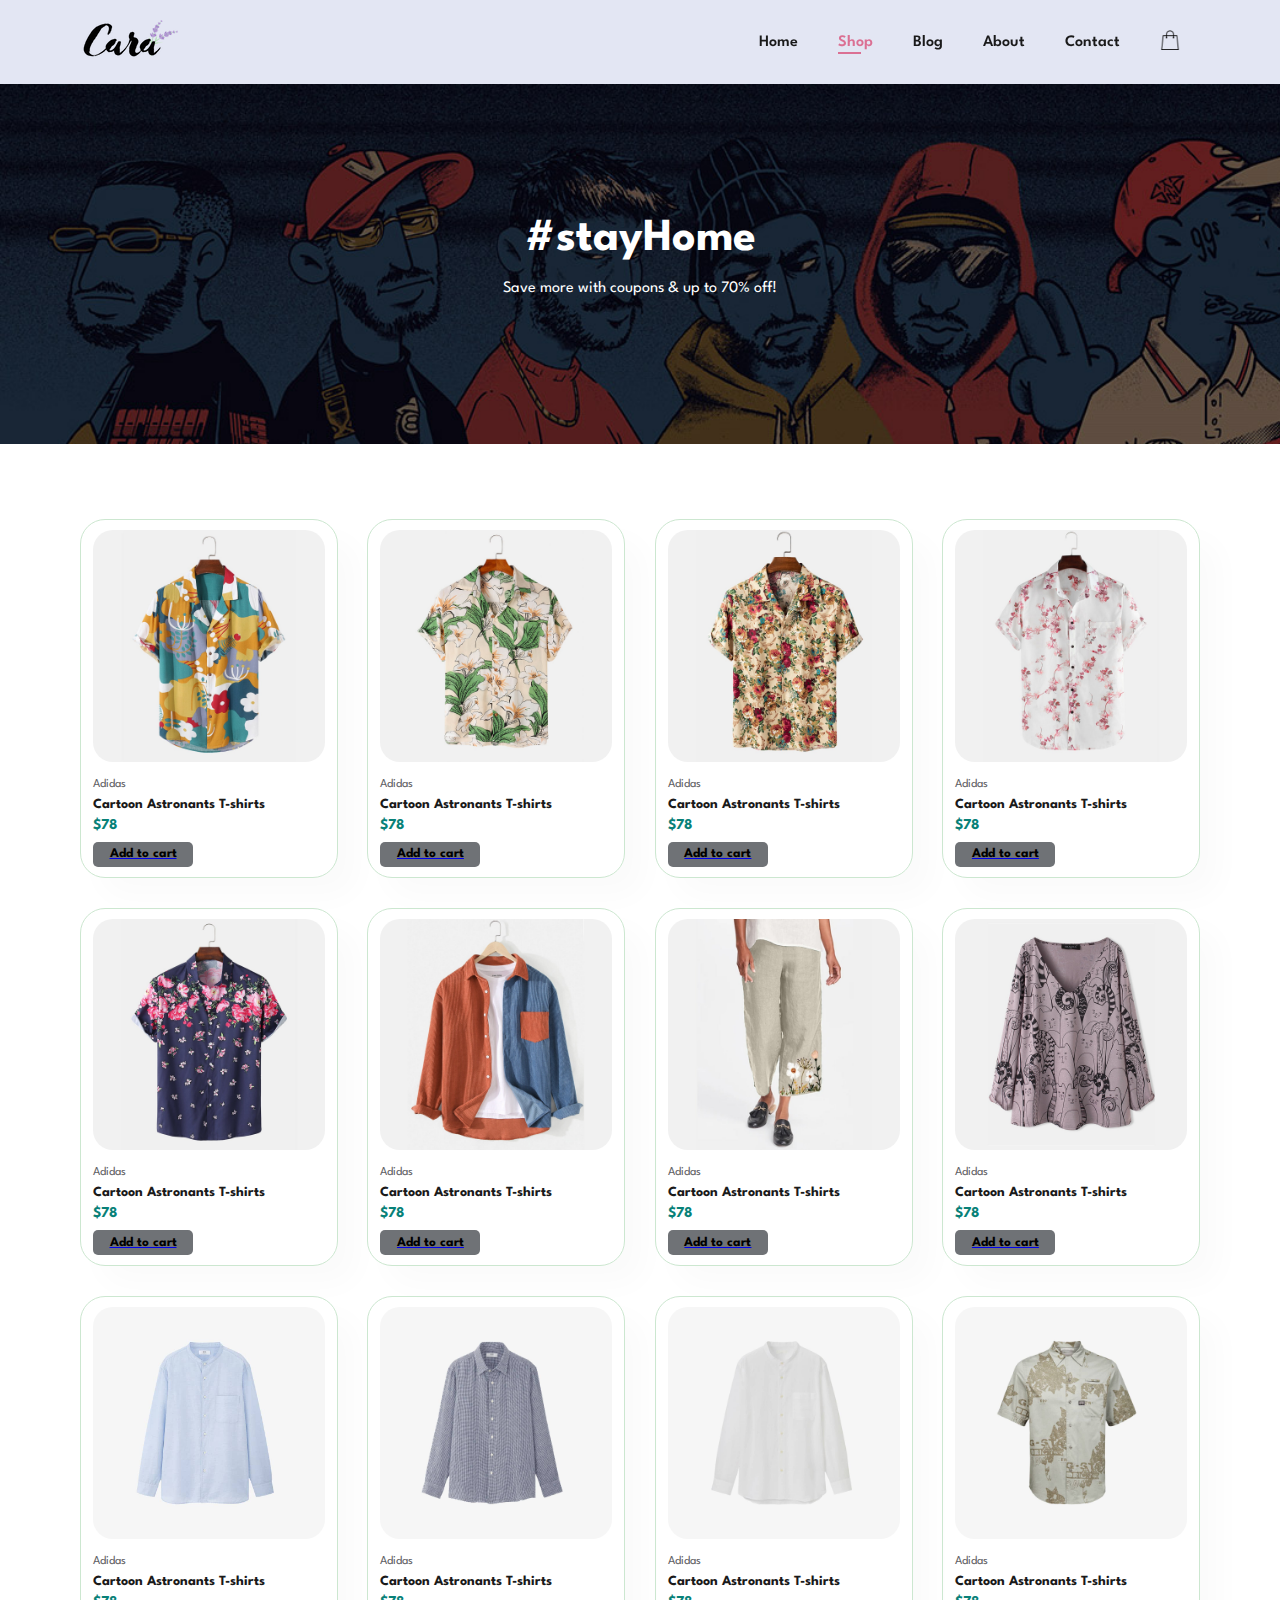
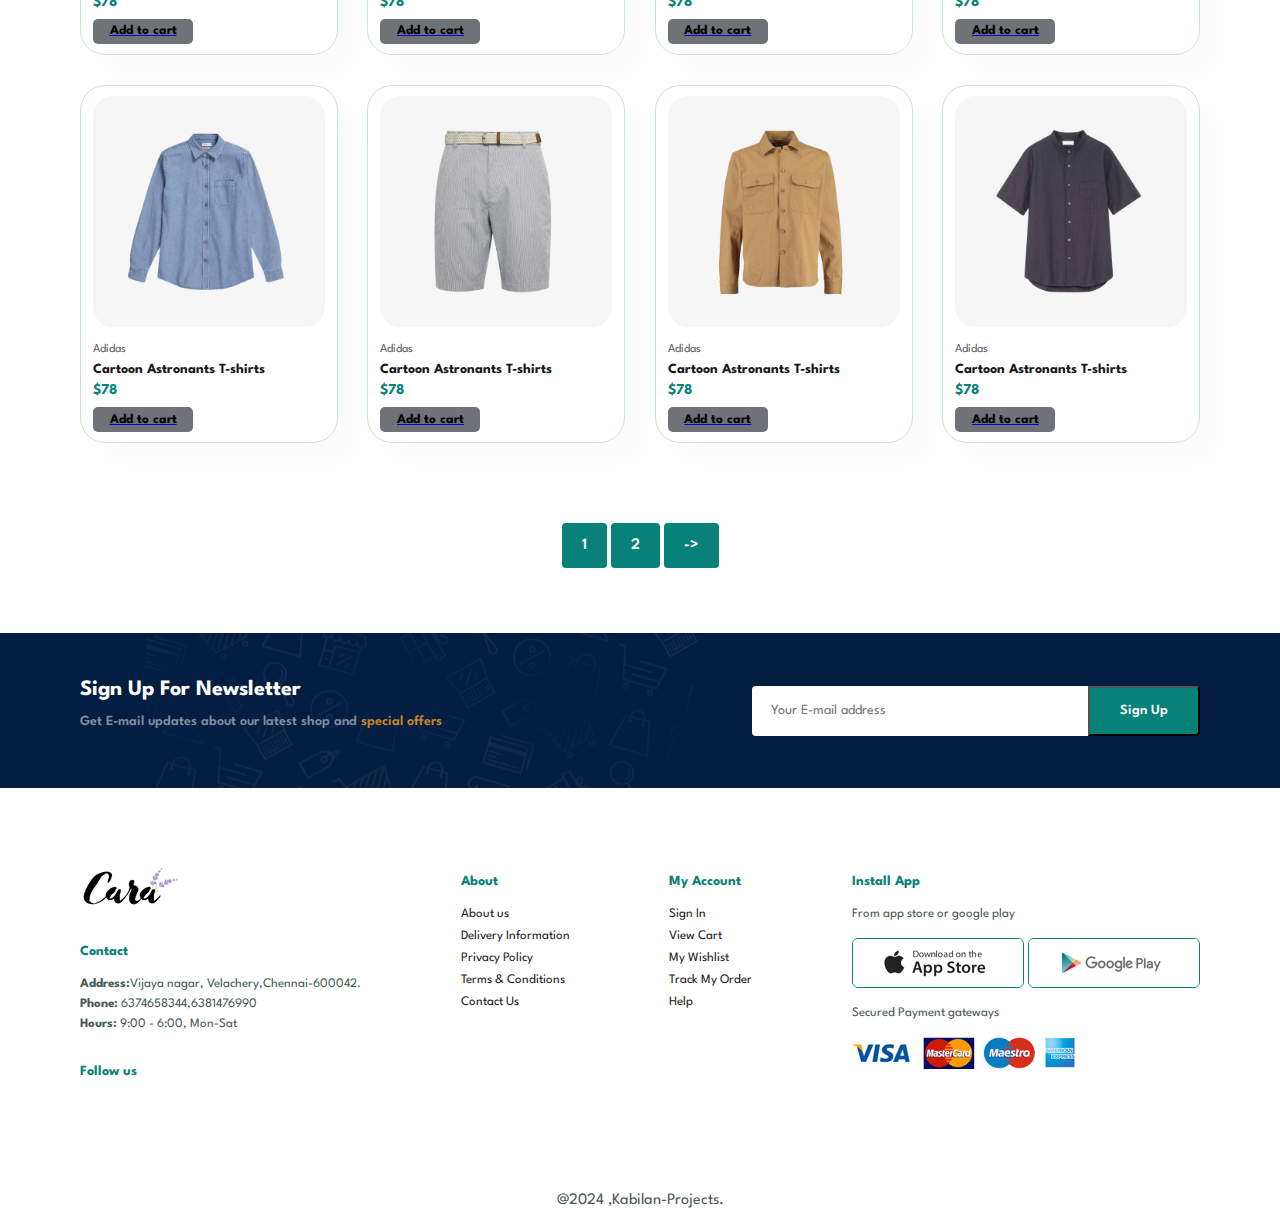
<file: shop.html>
<!DOCTYPE html>
<html lang="en">
<head>
    <meta charset="UTF-8">
    <meta name="viewport" content="width=device-width, initial-scale=1.0">
    <title>Ecommerce web</title>
    <link rel="stylesheet" href="style.css">
</head>
<body>
    
    <section id="header">
        <a href="#"><img src="img/logo.png" class="logo" alt=""></a>

        <div>
            <ul id="navbar">
                <li><a  href="index.html">Home</a></li>
                <li><a class="active" href="shop.html">Shop</a></li>
                <li><a href="blog.html">Blog</a></li>
                <li><a href="about.html">About</a></li>
                <li><a href="contact.html">Contact</a></li>
                <li id="lg-bag"><a href="cart.html"><img src="img/icon.png" class="icon" alt=""></a></li>
                <a href="#" id="close"><button class="far fa-times">*</button></a>
            </ul>
        </div>
        <div id="mobile">
            <a href=""><img src="img/icon.png" class="icon" alt=""></a>
            <button id="bar" class="fas fa-outdent">|||</button>
        </div>
    </section>

    <section id="page-header">
        
        <h2>#stayHome</h2>
        
        <p>Save more with coupons & up to 70% off! </p>
        
    </section>

    <section id="product1" class="section-p1">
        <div class="pro-container">
            <div class="pro" onclick="window.location.href='sproduct.html';">
                <img src="img/product/f1.jpg" alt="">
                <div class="des">
                    <span class="span">Adidas</span>
                    <h5>Cartoon Astronants T-shirts</h5>
                    <h4>$78</h4>
                </div>
                <a href="#"><button class="button">Add to cart</button></a>
            </div>

            <div class="pro">
                <img src="img/product/f2.jpg" alt="">
                <div class="des">
                    <span class="span">Adidas</span>
                    <h5>Cartoon Astronants T-shirts</h5>
                    <h4>$78</h4>
                </div>
                <a href="#"><button class="button">Add to cart</button></a>
            </div>

            <div class="pro">
                <img src="img/product/f3.jpg" alt="">
                <div class="des">
                    <span class="span">Adidas</span>
                    <h5>Cartoon Astronants T-shirts</h5>
                    <h4>$78</h4>
                </div>
                <a href="#"><button class="button">Add to cart</button></a>
            </div>

            <div class="pro">
                <img src="img/product/f4.jpg" alt="">
                <div class="des">
                    <span class="span">Adidas</span>
                    <h5>Cartoon Astronants T-shirts</h5>
                    <h4>$78</h4>
                </div>
                <a href="#"><button class="button">Add to cart</button></a>
            </div>

            <div class="pro">
                <img src="img/product/f5.jpg" alt="">
                <div class="des">
                    <span class="span">Adidas</span>
                    <h5>Cartoon Astronants T-shirts</h5>
                    <h4>$78</h4>
                </div>
                <a href="#"><button class="button">Add to cart</button></a>
            </div>

            <div class="pro">
                <img src="img/product/f6.jpg" alt="">
                <div class="des">
                    <span class="span">Adidas</span>
                    <h5>Cartoon Astronants T-shirts</h5>
                    <h4>$78</h4>
                </div>
                <a href="#"><button class="button">Add to cart</button></a>
            </div>

            <div class="pro">
                <img src="img/product/f7.jpg" alt="">
                <div class="des">
                    <span class="span">Adidas</span>
                    <h5>Cartoon Astronants T-shirts</h5>
                    <h4>$78</h4>
                </div>
                <a href="#"><button class="button">Add to cart</button></a>
            </div>

            <div class="pro">
                <img src="img/product/f8.jpg" alt="">
                <div class="des">
                    <span class="span">Adidas</span>
                    <h5>Cartoon Astronants T-shirts</h5>
                    <h4>$78</h4>
                </div>
                <a href="#"><button class="button">Add to cart</button></a>
            </div>
        
            <div class="pro">
                <img src="img/product/n1.jpg" alt="">
                <div class="des">
                    <span class="span">Adidas</span>
                    <h5>Cartoon Astronants T-shirts</h5>
                    <h4>$78</h4>
                </div>
                <a href="#"><button class="button">Add to cart</button></a>
            </div>

            <div class="pro">
                <img src="img/product/n2.jpg" alt="">
                <div class="des">
                    <span class="span">Adidas</span>
                    <h5>Cartoon Astronants T-shirts</h5>
                    <h4>$78</h4>
                </div>
                <a href="#"><button class="button">Add to cart</button></a>
            </div>

            <div class="pro">
                <img src="img/product/n3.jpg" alt="">
                <div class="des">
                    <span class="span">Adidas</span>
                    <h5>Cartoon Astronants T-shirts</h5>
                    <h4>$78</h4>
                </div>
                <a href="#"><button class="button">Add to cart</button></a>
            </div>

            <div class="pro">
                <img src="img/product/n4.jpg" alt="">
                <div class="des">
                    <span class="span">Adidas</span>
                    <h5>Cartoon Astronants T-shirts</h5>
                    <h4>$78</h4>
                </div>
                <a href="#"><button class="button">Add to cart</button></a>
            </div>

            <div class="pro">
                <img src="img/product/n5.jpg" alt="">
                <div class="des">
                    <span class="span">Adidas</span>
                    <h5>Cartoon Astronants T-shirts</h5>
                    <h4>$78</h4>
                </div>
                <a href="#"><button class="button">Add to cart</button></a>
            </div>

            <div class="pro">
                <img src="img/product/n6.jpg" alt="">
                <div class="des">
                    <span class="span">Adidas</span>
                    <h5>Cartoon Astronants T-shirts</h5>
                    <h4>$78</h4>
                </div>
                <a href="#"><button class="button">Add to cart</button></a>
            </div>

            <div class="pro">
                <img src="img/product/n7.jpg" alt="">
                <div class="des">
                    <span class="span">Adidas</span>
                    <h5>Cartoon Astronants T-shirts</h5>
                    <h4>$78</h4>
                </div>
                <a href="#"><button class="button">Add to cart</button></a>
            </div>

            <div class="pro">
                <img src="img/product/n8.jpg" alt="">
                <div class="des">
                    <span class="span">Adidas</span>
                    <h5>Cartoon Astronants T-shirts</h5>
                    <h4>$78</h4>
                </div>
                <a href="#"><button class="button">Add to cart</button></a>
            </div>
        </div>
    </section>

    <section id="pagination" class="section-p1">
        <a href="#">1</a>
        <a href="#">2</a>
        <a href="#">-></a>
    </section>

    <section id="newsletter" class="section-p1 section-m1">
        <div class="newstext">
            <h4>Sign Up For Newsletter</h4>
            <p>Get E-mail updates about our latest shop and <span>special offers</span></p>
        </div>
        <div class="form">
            <input type="text" placeholder="Your E-mail address">
            <button class="normal">Sign Up</button>
        </div>
    </section>

    <footer class="section-p1">
        <div class="col">
            <img class="logo" src="img/logo.png" alt="">
            <h4>Contact</h4>
            <p><strong>Address:</strong>Vijaya nagar, Velachery,Chennai-600042.</p>
            <p><strong>Phone: </strong>6374658344,6381476990</p>
            <p><strong>Hours: </strong> 9:00 - 6:00, Mon-Sat</p>
            <div class="follow">
                <h4>Follow us</h4>
                <div class="icon">

                </div>
            </div>
        </div>

        <div class="col">
            <h4>About</h4>
            <a href="#">About us</a>
            <a href="#">Delivery Information</a>
            <a href="#">Privacy Policy</a>
            <a href="#">Terms & Conditions</a>
            <a href="#">Contact Us</a>
        </div>

        <div class="col">
            <h4>My Account</h4>
            <a href="#">Sign In</a>
            <a href="#">View Cart</a>
            <a href="#">My Wishlist</a>
            <a href="#">Track My Order</a>
            <a href="#">Help</a>
        </div>

        <div class="col install">
            <h4>Install App</h4>
            <p>From app store or google play</p>
            <div class="row">
                <img src="img/pay/app.jpg" alt="">
                <img src="img/pay/play.jpg" alt="">
            </div>
            <p>Secured Payment gateways</p>
            <img src="img/pay/pay.png" alt="">
        </div>
    </footer>
    <p class="copyright">@2024 ,Kabilan-Projects.</p>
    

    
    <script src="script.js"></script>
</body>
</html>
</file>
<file: style.css>
@import url("https://fonts.googleapis.com/css2?family=Spartan:wght@100;200;300;400;500;600;700;800;900&display=swap");
* {
  margin: 0;
  padding: 0;
  box-sizing: border-box;
  font-family: "Spartan", sans-serif;
}

html {
  scroll-behavior: smooth;
}

/* Global Styles */

h1 {
  font-size: 50px;
  line-height: 64px;
  color: #222;
}

h2 {
  font-size: 46px;
  line-height: 54px;
  color: #222;
}

h4 {
  font-size: 20px;
  color: #222;
}

h6 {
  font-weight: 700;
  font-size: 12px;
}

p {
  font-size: 16px;
  color: #465b52;
  margin: 15px 0 20px 0;
}

.section-p1 {
  padding: 40px 80px;
}

.section-m1 {
  margin: 40px 0;
}
button.normal{
  font-size: 14px;
  font-weight: 600;
  padding: 15px 30px;
  color: black;
  background-color: white;
  border-radius: 4px;
  cursor: pointer;
  outline: none;
  transition: 0.2s;
}
button.white{
  font-size: 13px;
  font-weight: 600;
  padding: 11px 18px;
  color: white;
  background-color: transparent;
  cursor: pointer;
  border: 1px solid white;
  outline: none;
  transition: 0.2s;
}

body {
  width: 100%;
}
.icon{
    height: 20px;
    width: 20px;
}
#header{
    display: flex;
    align-items: center;
    justify-content: space-between;
    padding: 20px 80px;
    background-color: #E3E6F3;
    box-shadow: 0 5px 15px rgba(0, 0, 0, 0.06);
    z-index: 999;
    position: sticky;
    top: 0;
    left: 0;
}
#navbar{
    display: flex;
    align-items: center;
    justify-content: center;
}
#navbar li{
    list-style: none;
    padding: 0 20px;
    position: relative;
}
#navbar li a{
    text-decoration: none;
    font-size: 16px;
    font-weight: 600;
    color: #1a1a1a;
    transition: 0.3s ease;
}
#navbar li a:hover,
#navbar li a.active{
    color: palevioletred;
}
#navbar li a.active::after,
#navbar li a:hover::after{
    content: "";
    width: 30%;
    height: 2px;
    background: palevioletred;
    position: absolute;
    bottom: -4px;
    left: 20px;
}
#mobile{
  display: none;
  align-items: center;
}
#close{
  display: none;
}
#hero{
    background-image: url("img/hero4.png");
    height: 90vh;
    width: 100%;
    background-size: cover;
    background-position: top 25% right 0;
    padding: 0 80px;
    display: flex;
    flex-direction: column;
    align-items: flex-start;
    justify-content: center;
}
#hero h4{
    padding-bottom: 15px;
}
#hero h1{
    color: darkcyan;
}
#hero button{
  background-image: url(img/button.png);
  background-color: transparent;
  color: darkcyan;
  border: 0;
  padding: 14px 80px 14px 65px;
  background-repeat: no-repeat;
  cursor: pointer;
  font-weight: 700;
  font-size: 15px;
}

#feature{
  display: flex;
  align-items: center;
  justify-content: space-between;
  flex-wrap: wrap;
}
#feature .fe-box{
  width: 180px;
  text-align: center;
  padding: 25px 15px;
  box-shadow: 20px 20px 34px rgba(0, 0, 0, 0.03);
  border: 1px solid #cce7d0;
  border-radius: 4px;
}
#feature .fe-box:hover{
  box-shadow: 10px 10px 54px rgba(70, 62, 221, 0.1);
}
#feature .fe-box img{
  width: 100%;
  margin-bottom: 10px;
}
#feature .fe-box h6{
  display: inline-block;
  padding: 9px 8px 6px 8px;
  line-height: 1;
  border-radius: 4px;
  color: #465b52;
  background-color: #fddde4;
}
#feature .fe-box :nth-child(2) h6{
  background-color: #9eb293;
}
#feature .fe-box :nth-child(2) h6{
  background-color: #d5ded0;
}
#feature .fe-box :nth-child(2) h6{
  background-color: #c1c8bc;
}
#feature .fe-box :nth-child(2) h6{
  background-color: #abbaa2;
}
#feature .fe-box :nth-child(2) h6{
  background-color: #b0c1a6;
}
#product1{
  text-align: center;
}
#product1 .pro-container{
  display: flex;
  justify-content: space-between;
  padding-top: 20px;
  flex-wrap: wrap;
}
#product1 .pro{
  width: 23%;
  min-height: 250px;
  padding: 10px 12px;
  border: 1px solid #cce7d0;
  border-radius: 25px;
  cursor: pointer;
  box-shadow: 20px 20px 30px rgba(0, 0, 0, 0.02);
  margin: 15px 0;
  transition: 0.2s ease;
  position: relative;
}
#product1 .pro:hover{
  box-shadow: 20px 20px 30px rgba(0, 0, 0, 0.06);
}
#product1 .pro img{
  width: 100%;
  border-radius: 20px;
}
.des{
  text-align: start;
  padding: 10px 0;
}
.span{
  color: #606063;
  font-size: 12px;
}
h5{
  padding-top: 7px;
  color: #1a1a1a;
  font-size: 14px;
}
h4{
  padding-top: 7px;
  font-size: 15px;
  font-weight: 700;
  color: #088178;
}
.button{
  width: 100px;
  height: 25px;
  background-color: #6f7276;
  border: none;
  cursor: pointer;
  border-radius: 5px;
  display: flex;
  align-items: center;
  justify-content: center;
  font-weight: 700;
}
#banner{
  display: flex;
  flex-direction: column;
  justify-content: center;
  align-items: center;
  text-align: center;
  background-image: url(img/banner/b2.jpg);
  width: 100%;
  height: 40vh;
  background-size: cover;
  background-position: center;
}
#banner h4{
  color: #E3E6F3;
  font-size: 15px;
}
#banner h2{
  color: #E3E6F3;
  font-size: 30px;
  padding: 10px 0;
}
#banner h2 span{
  color: #c26b1a;
}
#banner button:hover{
  background: #088178;
  color: white;
}
#sm-banner{
  display: flex;
  justify-content: space-between;
  flex-wrap: wrap;
}
#sm-banner .banner-box{
  display: flex;
  flex-direction: column;
  justify-content: center;
  align-items: flex-start;
  background-image: url(img/banner/b17.jpg);
  min-width: 580px;
  height: 50vh;
  background-size: cover;
  background-position: center;
  padding: 30px;
}
#sm-banner .banner-box2{
  background-image: url(img/banner/b10.jpg);
}
#sm-banner h4{
  color: white;
  font-size: 20px;
  font-weight: 300;
}
#sm-banner h2{
  color: white;
  font-size: 28px;
  font-weight: 800;
}
#sm-banner span{
  color: white;
  font-size: 14px;
  font-weight: 500;
  padding-bottom: 15px;
}
#sm-banner .banner-box:hover button{
  background: #088178;
  border: 1px solid #088178;
}
#banner3{
  display: flex;
  justify-content: space-between;
  flex-wrap: wrap;
  padding: 0 80px;
}
#banner3 .banner-box{
  display: flex;
  flex-direction: column;
  justify-content: center;
  align-items: flex-start;
  background-image: url(img/banner/b7.jpg);
  min-width: 30%;
  height: 30vh;
  background-size: cover;
  background-position: center;
  padding: 20px;
  margin-bottom: 20px;
}
#banner3 .banner-box2{
  background-image: url(img/banner/b4.jpg);
}
#banner3 .banner-box3{
  background-image: url(img/banner/b18.jpg);
}
#banner3 h2{
  color: white;
  font-weight: 900;
  font-size: 22px;
}
#banner3 h3{
  color: rgb(193, 85, 85);
  font-weight: 800;
  font-size: 15px;
}
#newsletter{
  display: flex;
  justify-content: space-between;
  flex-wrap: wrap;
  align-items: center;
  background-image: url(img/banner/b14.png);
  background-repeat: no-repeat;
  background-position: 20% 30%;
  background-color: #041e42;
}
#newsletter h4{
  font-size: 22px;
  font-weight: 700;
  color: white;
}
#newsletter p{
  font-size: 14px;
  font-weight: 600;
  color: #818ea0;
}
#newsletter p span{
  color: #d08529;
}
#newsletter .form{
  display: flex;
  width: 40%;
}
#newsletter input{
  height: 3.125rem;
  padding: 0 1.25em;
  font-size: 14px;
  width: 100%;
  border: 1px solid transparent;
  border-radius: 4px;
  outline: none;
  border-top-right-radius: 0;
  border-bottom-right-radius: 0;
}
#newsletter button{
  background-color: #088178;
  color: white;
  white-space: nowrap;
  border-top-left-radius: 0;
  border-bottom-left-radius: 0;
}
footer{
  display: flex;
  flex-wrap: wrap;
  justify-content: space-between;
}
footer .col{
  display: flex;
  flex-direction: column;
  align-items: flex-start;
  margin-bottom: 20px;
}
footer .logo{
  margin-bottom: 30px;
}
footer h4{
  font-size: 14px;
  padding-bottom: 20px;
}
footer p{
  font-size: 13px;
  margin: 0 0 8px 0;
}
footer a{
  font-size: 13px;
  text-decoration: none;
  color: #222;
  margin-bottom: 10px;
}
footer .follow{
  margin-top: 20px;
}
footer .follow img{
  color: #465b52;
  padding-right: 4px;
  cursor: pointer;
}
footer .install .row img{
  border: 1px solid #088178;
  border-radius: 6px;
}
footer .install img{
  margin: 10px 0 15px 0;
}
footer .follow img:hover,
footer a:hover{
  color: #088178;
}
.copyright{
  width: 100%;
  text-align: center;
}

@media(max-width:799px){
  .section-p1{
    padding: 40px 40px;
  }
  #navbar{
    display: flex;
    flex-direction: column;
    align-items: flex-start;
    justify-content: flex-start;
    position: fixed;
    top: 0;
    right: -300px;
    height: 100vh;
    width: 300px;
    background-color: #E3E6F3;
    box-shadow: 0 40px 60px rgba(0, 0, 0,0.1);
    padding: 80px 0 0 10px;
    transition: 0.3s;
  }
  #navbar.active{
    right: 0px;
  }
  #navbar li{
    margin-bottom: 25px;
  }
  #mobile{
    display: flex;
    align-items: center;
  }
  #mobile img{
    padding-right: 5px;
    color: #1a1a1a;
    font-size: 24px;
  }
  #close{
    display: initial;
    position: absolute;
    top: 30px;
    left: 30px;
    color: #222;
    font-size: 24px;
  }
  #lg-bag{
    display: none;
  }
  #hero{
    height: 70vh;
    padding: 0 80px;
    background-position: top 30% right 30%;
  }
  #feature{
    justify-content: center;
  }
  #feature .fe-box{
    margin: 15px 15px;
  }
  #product1 .pro-container{
    justify-content: center;
  }
  #product .pro{
    margin: 15px;
  }
  #banner{
    height: 20vh;
  }
  #sm-banner .banner-box{
    min-width: 100%;
    height: 40vh;
  }
  #banner3{
    padding: 0 40px;
  }
  #banner3 .banner-box{
    width: 28%;
  }
  #newsletter .form{
    width: 70%;
  }
  #prodetails{
    display: flex;
    flex-direction: column;
  }
  #prodetails .single-pro-image{
    width: 100%;
    margin-right: 0px;
  }
  #prodetails .single-pro-details{
    width: 100%;
  }
  #blog{
    padding: 100px 20px 00 20px;
  }
  #blog .blog-box{
    display: flex;
    flex-direction: column;
    align-items: flex-start;
  }
  #blog .blog-img{
    width: 100%;
    margin-right: 0px;
    margin-bottom: 30px;
  }
  #blog .blog-details{
    width: 100%;
  }
  #about-head{
    flex-direction: column;
  }
  #about-head img{
    width: 100%;
    margin-bottom: 20px;
  }
  #about-head div{
    padding-left: 0px;
  }
  #about-app .video{
    width: 100%;
  }
  #form-details{
    margin: 10px;
    pad: 30px 10px;
    flex-wrap: wrap;
  }
  #form-details form{
    width: 100%;
    margin-bottom: 30px;
  }
  #contact-details{
    flex-direction: column;
  }
  #contact-details .details{
    width: 100%;
    margin-bottom: 30px;
  }
  #contact-details .map{
    width: 100%;
  }
  #cart-add{
    flex-direction: column;
  }
  #coupon{
    width: 100%;
  }
  #subtotal{
    width: 100%;
    padding: 20px;
  }
}

/* shop page */

#page-header{
  background-image: url(img/banner/b1.jpg);
  width: 100%;
  height: 40vh;
  background-size: cover;
  display: flex;
  justify-content: center;
  text-align: center;
  flex-direction: column;
  padding: 14px;
}
#page-header h2,
#page-header p{
  color: white;
}
#pagination{
  text-align: center;
}
#pagination a{
  text-decoration: none;
  background-color: #088178;
  padding: 15px 20px;
  border-radius: 4px;
  color: white;
  font-weight: 600;
}
#prodetails{
  margin-top: 20px;
  display: flex;
}
#prodetails .single-pro-image{
  width: 40%;
  margin-right: 50px;
}
.small-img-group{
  display: flex;
  justify-content: space-between;
}
.small-img-col{
  flex-basis: 24%;
  cursor: pointer;
}
#prodetails .single-pro-details{
  width: 50%;
  padding-top: 30px;
}
#prodetails .single-pro-details h4{
  padding: 40px 0 20px 0;
}
#prodetails .single-pro-details h2{
  font-size: 26px;
}
#prodetails .single-pro-details select{
  display: block;
  padding: 5px 10px;
  margin-bottom: 10px;
}
#prodetails .single-pro-details input{
  width: 50px;
  height: 47px;
  padding-left: 10px;
  font-size: 16px;
  margin-right: 10px;
}
#prodetails .single-pro-details input{
  outline: none;
}
#prodetails .single-pro-details button{
  background: #088178;
  color: white;
}
#prodetails .single-pro-details span{
  line-height: 25px;
}
/* blog page */

#pages-header {
  background-image: url(img/banner/b19.jpg);
  width: 100%;
  height: 40vh;
  background-size: cover;
  display: flex;
  justify-content: center;
  text-align: center;
  flex-direction: column;
  padding: 14px;
}
#pages-header h2,
#pages-header p{
  color: white;
}
#blog{
  padding: 150px 150px 0 150px;
}
#blog .blog-box{
  display: flex;
  align-items: center;
  width: 100%;
  position: relative;
  padding-bottom: 90px;
}
#blog .blog-img{
  width: 50%;
  margin-right: 40px;
}
#blog img{
  width: 100%;
  height: 300px;
  object-fit: cover;
}
#blog .blog-details{
  width: 50%;
}
#blog .blog-details a{
  text-decoration: none;
  font-size: 11px;
  color: black;
  font-weight: 700;
  position: relative;
  transition: 0.3s;
}
#blog .blog-details a::after{
  content: "";
  width: 50px;
  height: 1px;
  background-color: black;
  position: absolute;
  top: 4px;
  right: -60px;
}
#blog .blog-details a:hover{
  color: #088178;
}
#blog .blog-details a:hover::after{
  background-color: #088178;
}
#blog .blog-box h1{
  position: absolute;
  top: -40px;
  left: 0;
  font-size: 70px;
  font-weight: 700;
  color: #c1c8bc;
  z-index: -9;
}

/* About page */

#pager-header{
  background-image: url(img/about/banner.png);
  width: 100%;
  height: 40vh;
  background-size: cover;
  display: flex;
  justify-content: center;
  text-align: center;
  flex-direction: column;
  padding: 14px;
}
#pager-header h2,
#pager-header p{
  color: white;
}
#about-head{
  display: flex;
  align-items: center;
}
#about-head img{
  width: 50%;
  height: auto;
}
#about-head div{
  padding: 40px;
}
#about-app{
  text-align: center;
}
#about-app .video{
  width: 70%;
  height: 100%;
  margin: 30px auto 0 auto;
}
#about-app .video video{
  width: 100%;
  height: 100%;
  border-radius: 20px;
}


/* contact page */

#contact-details{
  display: flex;
  align-items: center;
  justify-content: space-between;
}
#contact-details .details{
  width: 40%;
}
#contact-details .details span,
#form-details form span{
  font-size: 12px;
}
#contact-details .details h2,
#form-details form h2{
  font-size: 26px;
  line-height: 35px;
  padding: 20px 0;
}
#contact-details .details h3{
  font-size: 16px;
  padding-bottom: 15px;
}
#contact-details .details li{
  list-style: none;
  display: flex;
  padding: 10px 0;
}
.icoo img{
  width: 24px;
  padding-right: 5px;
}
#contact-details .details p{
  margin: 0;
  font-size: 14px;
  padding-top: 10px;
}
#contact-details .map{
  width: 55%;
  height: 400px;
}
#contact-details .map iframe{
  width: 100%;
  height: 100%;
}
#form-details{
  display: flex;
  justify-content:space-around;
  margin: 30px;
  padding: 80px;
  border: 1px solid #e1e1e1;
  align-items: flex-start;
}
#form-details form{
  width: 65%;
  display: flex;
  flex-direction: column;
  align-items: flex-start;
}
#form-details form input,
#form-details form textarea{
  width: 100%;
  padding: 12px 15px;
  outline: none;
  margin-bottom: 20px;
  border: 1px solid rgb(197, 185, 185);
}
#form-details form button{
  background-color: #088178;
  color: white;
  border: none;
}
#form-details .people div{
  padding-bottom:25px;
  display: flex;
  align-items: flex-start;
}
#form-details .people div img{
  width: 65px;
  height: 65px;
  object-fit: cover;
  margin-right: 15px;
}
#form-details .people div p{
  margin: 0;
  font-size: 13px;
  line-height: 25px;
}
#form-details .people div span{
  display: block;
  font-size: 16px;
  font-weight: 600;
  color: black;
}

/* cart page */
#cart{
  overflow-x: auto;
}
#cart table{
  width: 100%;
  border-collapse: collapse;
  table-layout: fixed;
  white-space: nowrap;
}
.i{
  width: 20px;
}
#cart table .simg{
  width: 70px;
}
#cart table td:nth-child(1){
  width: 100px;
  text-align: center;
}
#cart table td:nth-child(2){
  width: 150px;
  text-align: center;
}
#cart table td:nth-child(3){
  width: 250px;
  text-align: center;
}
#cart table td:nth-child(4),
#cart table td:nth-child(5),
#cart table td:nth-child(6){
  width: 150px;
  text-align: center;
}
#cart table td:nth-child(5) input{
  width: 70px;
  padding: 10px 5px 10px 15px;
}
#cart table thead{
  border: 1px solid rgb(199, 185, 185);
  border-left: none;
  border-right: none;
}
#cart table thead td{
  font-weight: 700;
  text-transform: uppercase;
  font-size: 13px;
  padding: 18px 0;
}
#cart table tbody tr td{
  padding-top: 15px;
}
#cart table tbody td{
  font-size: 13px;
}
#cart-add{
  display: flex;
  flex-wrap: wrap;
  justify-content: space-between;
}
#coupon{
  width: 50%;
  margin-bottom: 30px;
}
#coupon h3,
#subtotal h3{
  padding-bottom: 15px;
}
#coupon input{
  padding: 10px 20px;
  outline: none;
  width: 60%;
  margin-right: 10px;
  border: 1px solid rgb(216, 202, 202);
}
#coupon button,
#subtotal button{
  background-color: #088178;
  color: white;
  border: none;
  padding: 12px 20px;
}
#subtotal{
  width: 50%;
  margin-bottom: 30px;
  border: 1px solid rgb(203, 189, 189);
  padding: 30px;
}
#subtotal table{
  border-collapse: collapse;
  width: 100%;
  margin-bottom: 20px;
}
#subtotal table td{
  width: 50%;
  border: 1px solid rgb(216, 202, 202);
  padding: 10px;
  font-size: 13px;
}
</file>
